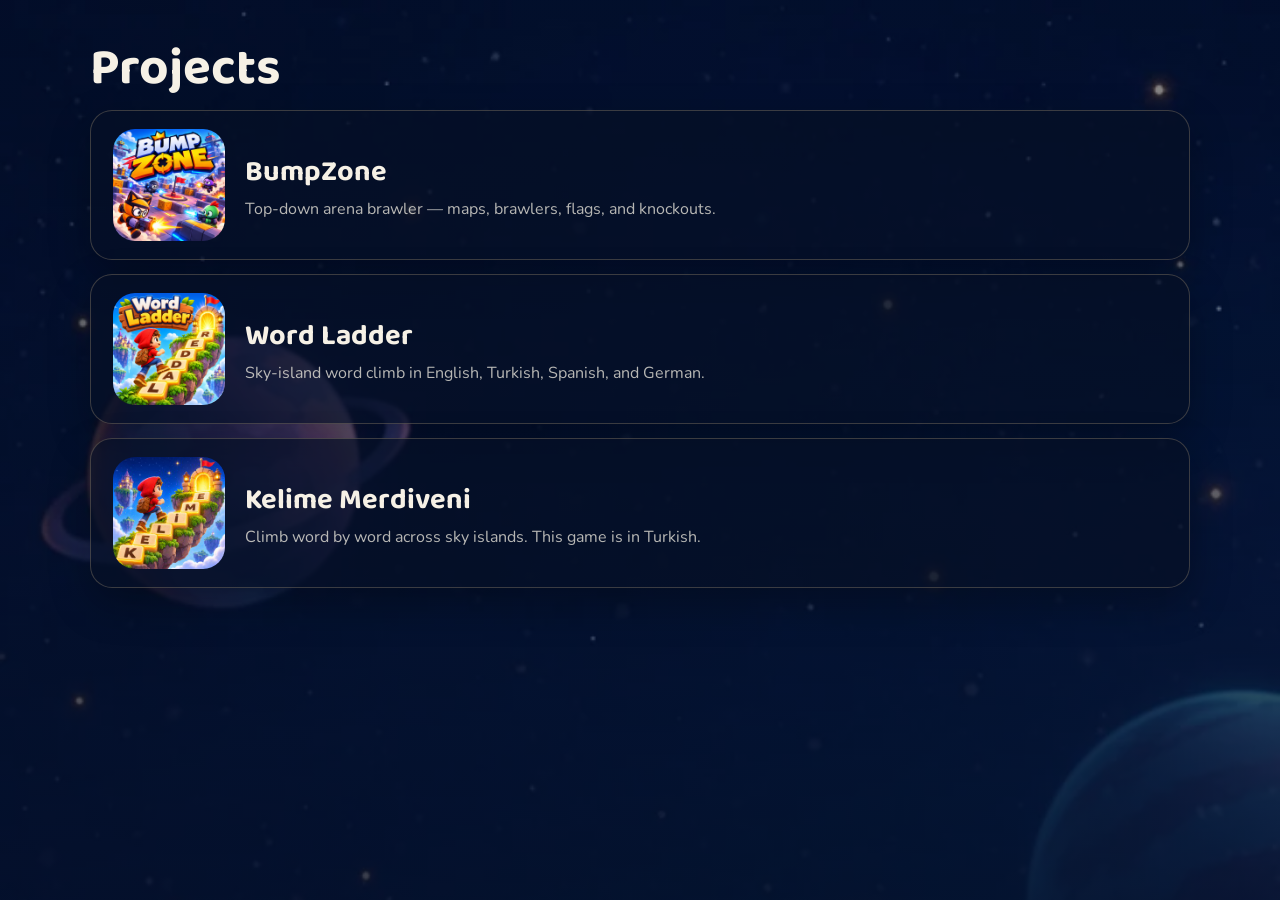
<file: index.html>
<!DOCTYPE html>
<html lang="en">
  <head>
    <meta charset="utf-8" />
    <meta name="viewport" content="width=device-width, initial-scale=1" />
    <title>Projects</title>
    <meta name="description" content="Short introductions to each project." />
    <link rel="icon" href="kelime-merdiveni/assets/favicon.png" />
    <link rel="preconnect" href="https://fonts.googleapis.com" />
    <link rel="preconnect" href="https://fonts.gstatic.com" crossorigin />
    <link
      href="https://fonts.googleapis.com/css2?family=Baloo+2:wght@600;700;800&family=Nunito:wght@500;700;800&display=swap"
      rel="stylesheet"
    />
    <link rel="stylesheet" href="home.css" />
  </head>
  <body>
    <main class="wrap">
      <h1>Projects</h1>
      <div class="list">
        <a class="card" href="bumpzone/">
          <img src="bumpzone/assets/icon.png" alt="" />
          <div>
            <h2>BumpZone</h2>
            <p>Top-down arena brawler — maps, brawlers, flags, and knockouts.</p>
          </div>
        </a>
        <a class="card" href="word-ladder/">
          <img src="word-ladder/assets/icon.png" alt="" />
          <div>
            <h2>Word Ladder</h2>
            <p>Sky-island word climb in English, Turkish, Spanish, and German.</p>
          </div>
        </a>
        <a class="card" href="kelime-merdiveni/">
          <img src="kelime-merdiveni/assets/icon.jpg" alt="" />
          <div>
            <h2>Kelime Merdiveni</h2>
            <p>Climb word by word across sky islands. This game is in Turkish.</p>
          </div>
        </a>
      </div>
    </main>
  </body>
</html>
</file>
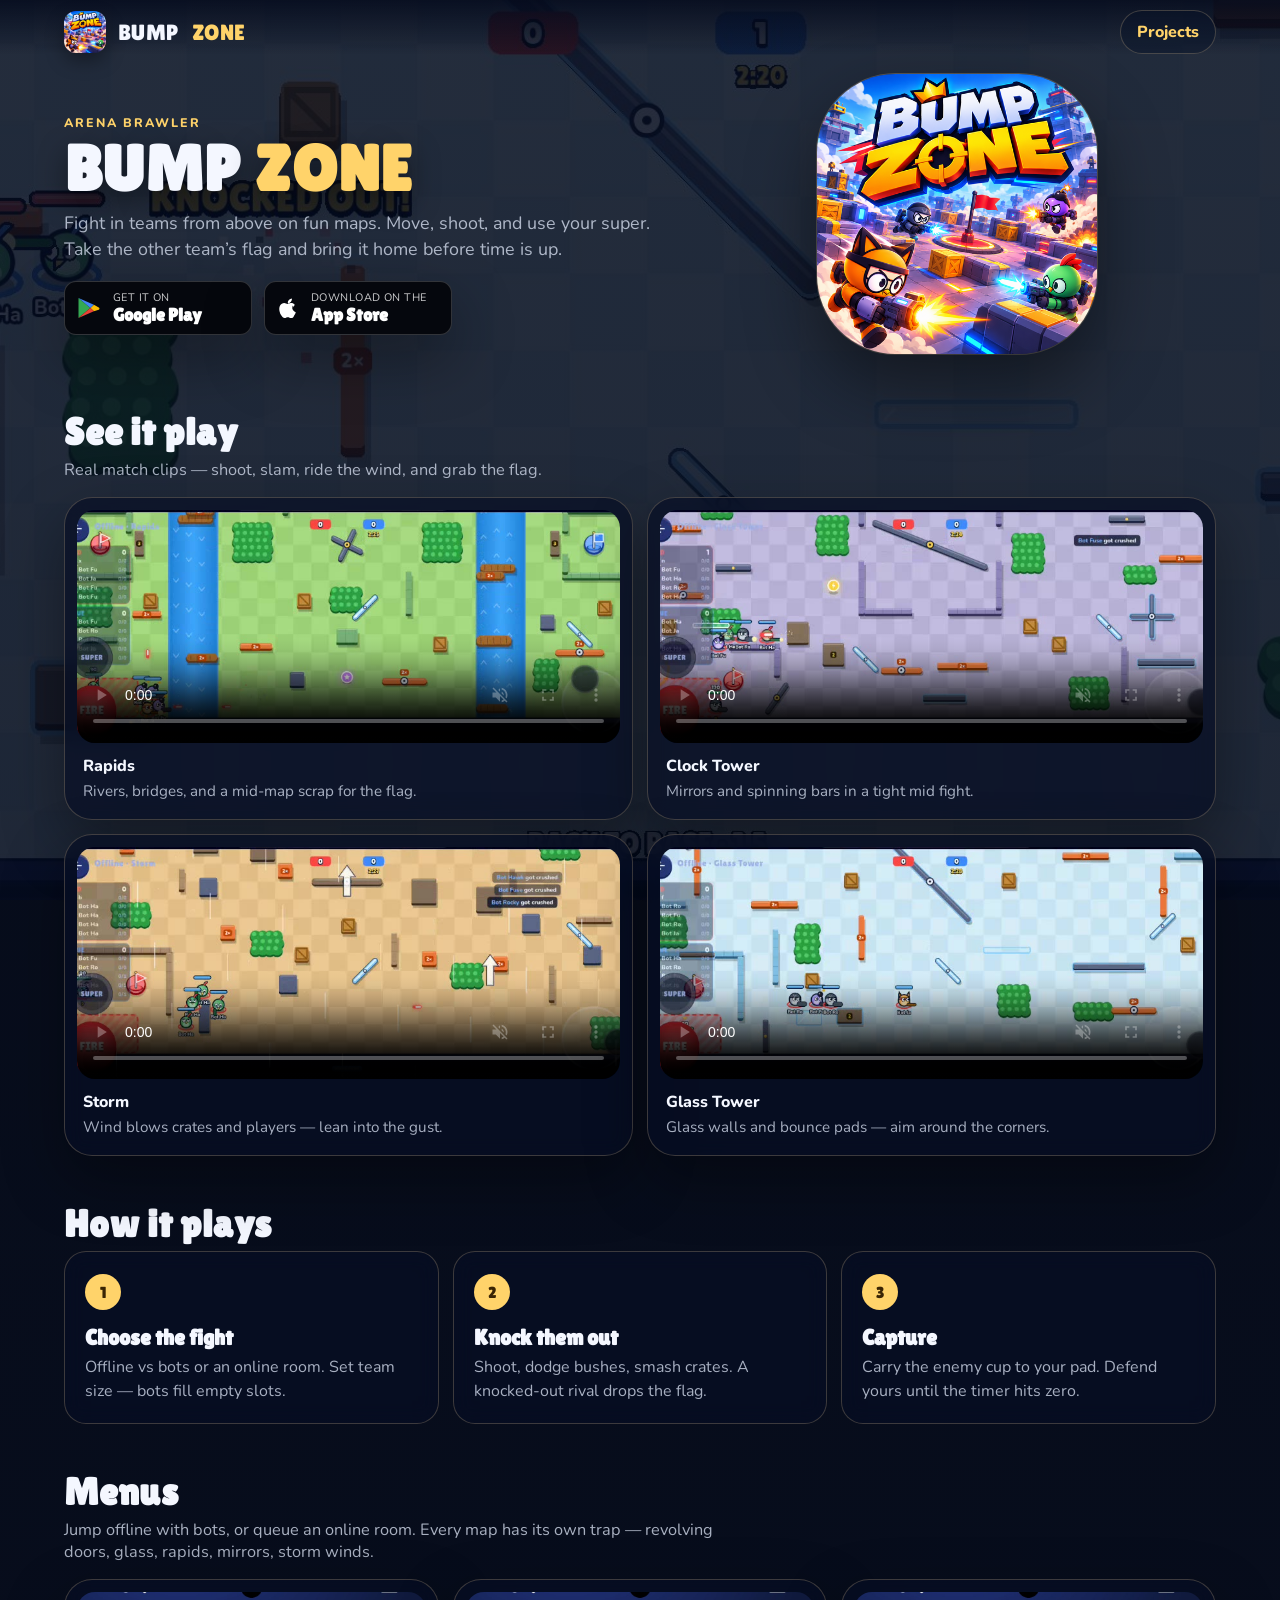
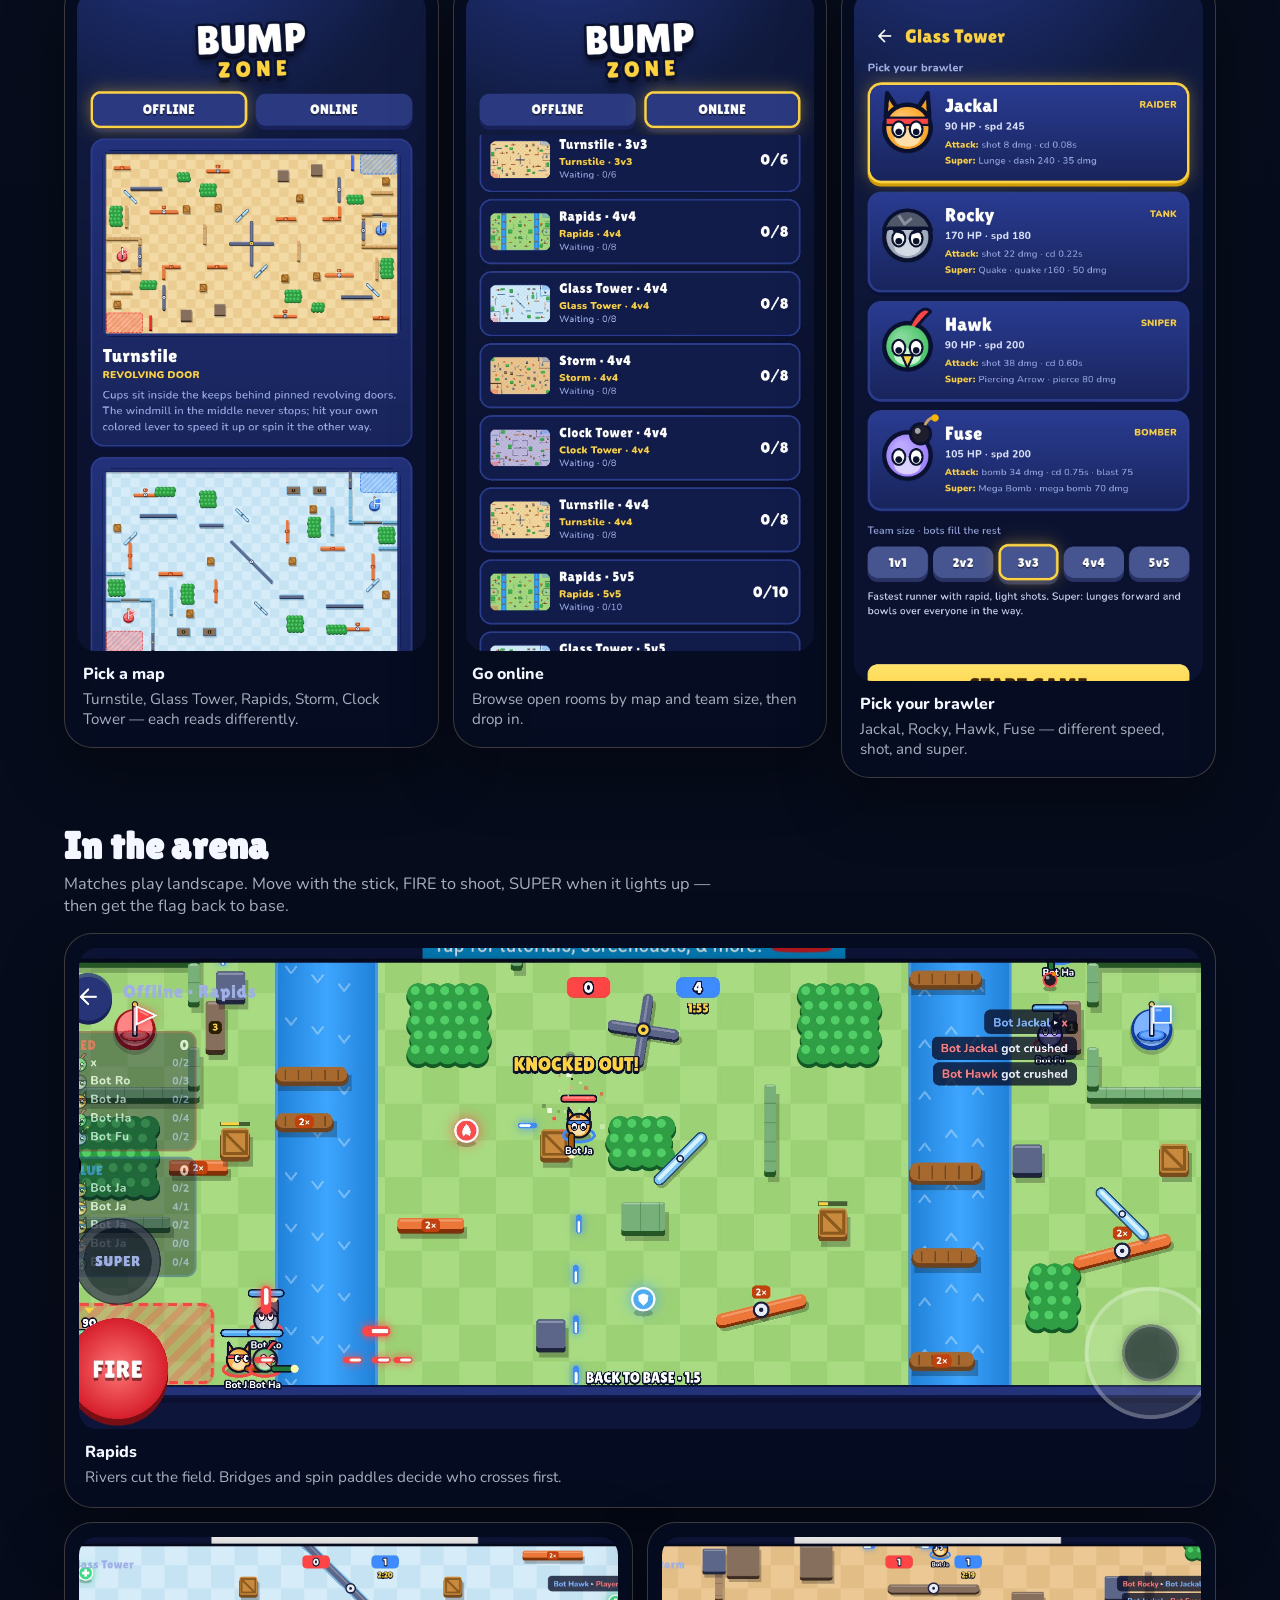
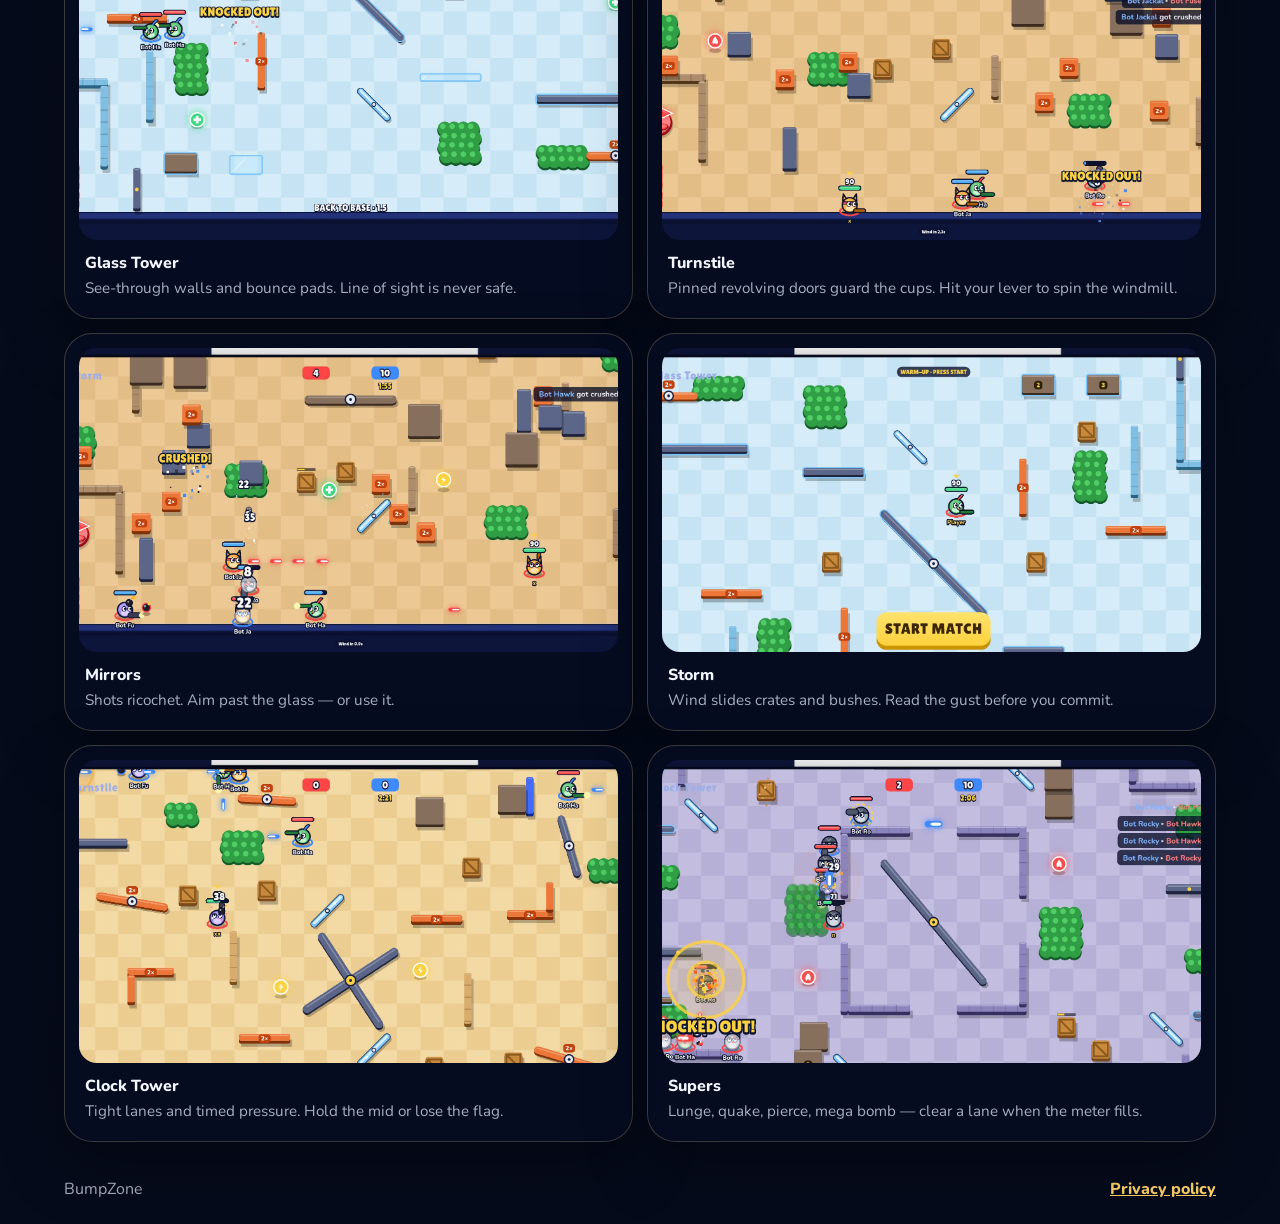
<file: bumpzone/index.html>
<!DOCTYPE html>
<html lang="en">
  <head>
    <meta charset="utf-8" />
    <meta name="viewport" content="width=device-width, initial-scale=1" />
    <title>BumpZone</title>
    <meta
      name="description"
      content="Top-down arena brawler. Pick a map, pick a brawler, knock out the other team and capture the flag."
    />
    <link rel="icon" href="assets/favicon.png" />
    <link rel="preconnect" href="https://fonts.googleapis.com" />
    <link rel="preconnect" href="https://fonts.gstatic.com" crossorigin />
    <link
      href="https://fonts.googleapis.com/css2?family=Lilita+One&family=Nunito:wght@500;700;800&display=swap"
      rel="stylesheet"
    />
    <link rel="stylesheet" href="site.css" />
  </head>
  <body>
    <header class="nav">
      <a class="brand" href="./">
        <img src="assets/icon.png" alt="" />
        BUMP <span class="zone">ZONE</span>
      </a>
      <a class="nav-link" href="../">Projects</a>
    </header>

    <main>
      <section class="hero">
        <div>
          <p class="kicker">Arena brawler</p>
          <h1>BUMP <span class="zone">ZONE</span></h1>
          <p class="lede">
            Fight in teams from above on fun maps. Move, shoot, and use your super.
            Take the other team’s flag and bring it home before time is up.
          </p>
          <div class="stores">
            <a
              class="store"
              href="https://play.google.com/store/apps/details?id=com.bumpzone.bumpzone"
            >
              <svg width="28" height="28" viewBox="0 0 24 24" aria-hidden="true">
                <path fill="#34a853" d="M3 20.5 13.2 12 3 3.5z" />
                <path fill="#fbbc04" d="M16.2 14.8 13.2 12 16.2 9.2 20.4 11.5c.8.4.8 1.6 0 2z" />
                <path fill="#ea4335" d="M3 20.5 16.2 14.8 13.2 12z" />
                <path fill="#4285f4" d="M3 3.5 13.2 12 16.2 9.2z" />
              </svg>
              <span>
                <small>GET IT ON</small>
                <strong>Google Play</strong>
              </span>
            </a>
            <a class="store" href="https://apps.apple.com/">
              <svg width="26" height="26" viewBox="0 0 24 24" aria-hidden="true">
                <path
                  fill="white"
                  d="M16.4 12.7c0-2.3 1.9-3.4 2-3.5-1.1-1.6-2.8-1.8-3.4-1.8-1.4-.2-2.8.8-3.5.8s-1.8-.8-3-.8c-1.5 0-3 .9-3.8 2.3-1.6 2.8-.4 7 1.2 9.3.8 1.1 1.7 2.3 2.9 2.3 1.2 0 1.6-.7 3-.7s1.8.7 3 .7 2-.1 2.9-2.3c.7-1 1.2-2 1.5-3.1-3.9-1.5-3.8-5.4-2.8-6.2zM14.7 6.2c.6-.8 1.1-1.9.9-3-1 .1-2.1.7-2.8 1.5-.6.7-1.2 1.8-.9 2.9 1.1.1 2.1-.5 2.8-1.4z"
                />
              </svg>
              <span>
                <small>DOWNLOAD ON THE</small>
                <strong>App Store</strong>
              </span>
            </a>
          </div>
        </div>
        <div class="hero-art">
          <img class="icon-float" src="assets/icon.png" alt="BumpZone" />
        </div>
      </section>

      <section class="section" id="play">
        <h2>See it play</h2>
        <p class="intro">
          Real match clips — shoot, slam, ride the wind, and grab the flag.
        </p>
        <div class="clips">
          <figure class="clip">
            <video
              controls
              muted
              autoplay
              loop
              playsinline
              preload="auto"
              poster="assets/clips/clip-02-poster.jpg"
            >
              <source src="assets/clips/clip-02.mp4" type="video/mp4" />
            </video>
            <figcaption>Rapids</figcaption>
            <p>Rivers, bridges, and a mid-map scrap for the flag.</p>
          </figure>
          <figure class="clip">
            <video
              controls
              muted
              autoplay
              loop
              playsinline
              preload="auto"
              poster="assets/clips/clip-01-poster.jpg"
            >
              <source src="assets/clips/clip-01.mp4" type="video/mp4" />
            </video>
            <figcaption>Clock Tower</figcaption>
            <p>Mirrors and spinning bars in a tight mid fight.</p>
          </figure>
          <figure class="clip">
            <video
              controls
              muted
              autoplay
              loop
              playsinline
              preload="auto"
              poster="assets/clips/clip-03-poster.jpg"
            >
              <source src="assets/clips/clip-03.mp4" type="video/mp4" />
            </video>
            <figcaption>Storm</figcaption>
            <p>Wind blows crates and players — lean into the gust.</p>
          </figure>
          <figure class="clip">
            <video
              controls
              muted
              autoplay
              loop
              playsinline
              preload="auto"
              poster="assets/clips/clip-04-poster.jpg"
            >
              <source src="assets/clips/clip-04.mp4" type="video/mp4" />
            </video>
            <figcaption>Glass Tower</figcaption>
            <p>Glass walls and bounce pads — aim around the corners.</p>
          </figure>
        </div>
      </section>

      <section class="section">
        <h2>How it plays</h2>
        <div class="steps">
          <article class="step">
            <span>1</span>
            <h3>Choose the fight</h3>
            <p>Offline vs bots or an online room. Set team size — bots fill empty slots.</p>
          </article>
          <article class="step">
            <span>2</span>
            <h3>Knock them out</h3>
            <p>Shoot, dodge bushes, smash crates. A knocked-out rival drops the flag.</p>
          </article>
          <article class="step">
            <span>3</span>
            <h3>Capture</h3>
            <p>Carry the enemy cup to your pad. Defend yours until the timer hits zero.</p>
          </article>
        </div>
      </section>

      <section class="section">
        <h2>Menus</h2>
        <p class="intro">
          Jump offline with bots, or queue an online room. Every map has its own
          trap — revolving doors, glass, rapids, mirrors, storm winds.
        </p>
        <div class="shots-portrait">
          <figure class="shot">
            <img src="assets/shot-maps.jpg" alt="Offline map picker" />
            <figcaption>Pick a map</figcaption>
            <p>Turnstile, Glass Tower, Rapids, Storm, Clock Tower — each reads differently.</p>
          </figure>
          <figure class="shot">
            <img src="assets/shot-online.jpg" alt="Online lobby list" />
            <figcaption>Go online</figcaption>
            <p>Browse open rooms by map and team size, then drop in.</p>
          </figure>
          <figure class="shot">
            <img src="assets/shot-brawlers.jpg" alt="Brawler select screen" />
            <figcaption>Pick your brawler</figcaption>
            <p>Jackal, Rocky, Hawk, Fuse — different speed, shot, and super.</p>
          </figure>
        </div>
      </section>

      <section class="section">
        <h2>In the arena</h2>
        <p class="intro">
          Matches play landscape. Move with the stick, FIRE to shoot, SUPER when
          it lights up — then get the flag back to base.
        </p>
        <div class="shots-landscape">
          <figure class="shot landscape">
            <img src="assets/play-rapids-fight.jpg" alt="Fight on Rapids map" />
            <figcaption>Rapids</figcaption>
            <p>Rivers cut the field. Bridges and spin paddles decide who crosses first.</p>
          </figure>
        </div>
        <div class="landscape-grid" style="margin-top: 14px">
          <figure class="shot landscape">
            <img src="assets/play-glass-tower.jpg" alt="Glass Tower arena" />
            <figcaption>Glass Tower</figcaption>
            <p>See-through walls and bounce pads. Line of sight is never safe.</p>
          </figure>
          <figure class="shot landscape">
            <img src="assets/play-turnstile.jpg" alt="Turnstile arena" />
            <figcaption>Turnstile</figcaption>
            <p>Pinned revolving doors guard the cups. Hit your lever to spin the windmill.</p>
          </figure>
          <figure class="shot landscape">
            <img src="assets/play-mirrors.jpg" alt="Mirrors reflecting shots" />
            <figcaption>Mirrors</figcaption>
            <p>Shots ricochet. Aim past the glass — or use it.</p>
          </figure>
          <figure class="shot landscape">
            <img src="assets/play-storm.jpg" alt="Storm map with wind" />
            <figcaption>Storm</figcaption>
            <p>Wind slides crates and bushes. Read the gust before you commit.</p>
          </figure>
          <figure class="shot landscape">
            <img src="assets/play-clock.jpg" alt="Clock Tower arena" />
            <figcaption>Clock Tower</figcaption>
            <p>Tight lanes and timed pressure. Hold the mid or lose the flag.</p>
          </figure>
          <figure class="shot landscape">
            <img src="assets/play-slam.jpg" alt="Super slam knock out" />
            <figcaption>Supers</figcaption>
            <p>Lunge, quake, pierce, mega bomb — clear a lane when the meter fills.</p>
          </figure>
        </div>
      </section>

    </main>

    <footer class="footer">
      <span>BumpZone</span>
      <a href="../privacy.html">Privacy policy</a>
    </footer>
  </body>
</html>
</file>
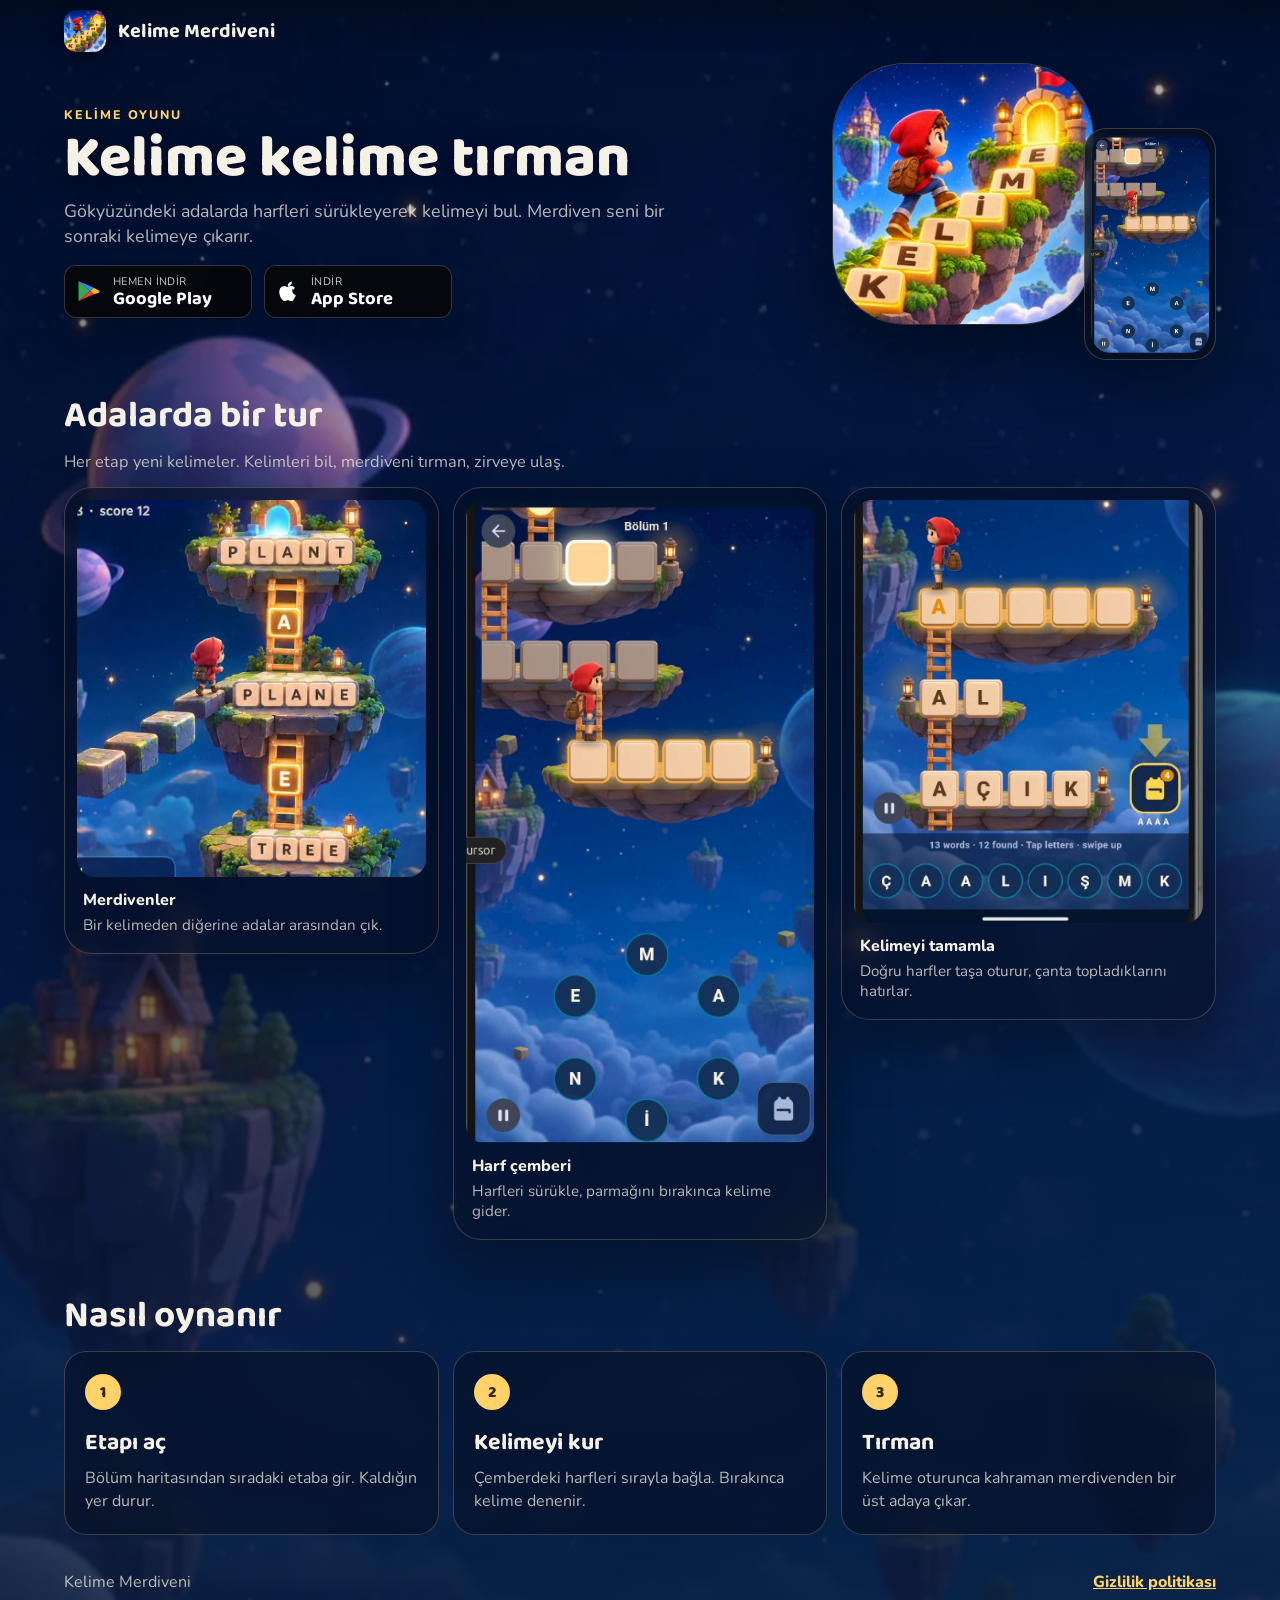
<file: kelime-merdiveni/index.html>
<!DOCTYPE html>
<html lang="tr">
  <head>
    <meta charset="utf-8" />
    <meta name="viewport" content="width=device-width, initial-scale=1" />
    <title>Kelime Merdiveni</title>
    <meta
      name="description"
      content="Gökyüzündeki adalarda kelime kelime tırman. Harfleri sürükle, kelimeyi bul, bir sonraki adaya geç."
    />
    <link rel="icon" href="assets/favicon.png" />
    <link rel="preconnect" href="https://fonts.googleapis.com" />
    <link rel="preconnect" href="https://fonts.gstatic.com" crossorigin />
    <link
      href="https://fonts.googleapis.com/css2?family=Baloo+2:wght@600;700;800&family=Nunito:wght@500;700;800&display=swap"
      rel="stylesheet"
    />
    <link rel="stylesheet" href="site.css" />
  </head>
  <body>
    <header class="nav">
      <a class="brand" href="./">
        <img src="assets/icon.jpg" alt="" />
        Kelime Merdiveni
      </a>
    </header>

    <main>
      <section class="hero">
        <div>
          <p class="kicker">Kelime oyunu</p>
          <h1>Kelime kelime tırman</h1>
          <p class="lede">
            Gökyüzündeki adalarda harfleri sürükleyerek kelimeyi bul.
            Merdiven seni bir sonraki kelimeye çıkarır.
          </p>
          <div class="stores">
            <a
              class="store"
              href="https://play.google.com/store/apps/details?id=com.games.wordladder_tr"
            >
              <svg width="28" height="28" viewBox="0 0 24 24" aria-hidden="true">
                <path fill="#34a853" d="M3 20.5 13.2 12 3 3.5z" />
                <path fill="#fbbc04" d="M16.2 14.8 13.2 12 16.2 9.2 20.4 11.5c.8.4.8 1.6 0 2z" />
                <path fill="#ea4335" d="M3 20.5 16.2 14.8 13.2 12z" />
                <path fill="#4285f4" d="M3 3.5 13.2 12 16.2 9.2z" />
              </svg>
              <span>
                <small>HEMEN İNDİR</small>
                <strong>Google Play</strong>
              </span>
            </a>
            <a class="store" href="https://apps.apple.com/">
              <svg width="26" height="26" viewBox="0 0 24 24" aria-hidden="true">
                <path
                  fill="white"
                  d="M16.4 12.7c0-2.3 1.9-3.4 2-3.5-1.1-1.6-2.8-1.8-3.4-1.8-1.4-.2-2.8.8-3.5.8s-1.8-.8-3-.8c-1.5 0-3 .9-3.8 2.3-1.6 2.8-.4 7 1.2 9.3.8 1.1 1.7 2.3 2.9 2.3 1.2 0 1.6-.7 3-.7s1.8.7 3 .7 2-.1 2.9-2.3c.7-1 1.2-2 1.5-3.1-3.9-1.5-3.8-5.4-2.8-6.2zM14.7 6.2c.6-.8 1.1-1.9.9-3-1 .1-2.1.7-2.8 1.5-.6.7-1.2 1.8-.9 2.9 1.1.1 2.1-.5 2.8-1.4z"
                />
              </svg>
              <span>
                <small>İNDİR</small>
                <strong>App Store</strong>
              </span>
            </a>
          </div>
        </div>
        <div class="hero-art">
          <img class="icon-float" src="assets/icon.jpg" alt="Kelime Merdiveni" />
          <div class="phone">
            <img src="assets/shot-play.jpg" alt="Oyunda adalar ve harf çemberi" />
          </div>
        </div>
      </section>

      <section class="section" id="kareler">
        <h2>Adalarda bir tur</h2>
        <p class="intro">
          Her etap yeni kelimeler. Kelimleri bil, merdiveni tırman, zirveye ulaş.
        </p>
        <div class="shots">
          <figure class="shot">
            <img src="assets/shot-ladder.jpg" alt="Üst üste adalar ve merdivenler" />
            <figcaption>Merdivenler</figcaption>
            <p>Bir kelimeden diğerine adalar arasından çık.</p>
          </figure>
          <figure class="shot feature">
            <img src="assets/shot-play.jpg" alt="Türkçe etap ve harf çemberi" />
            <figcaption>Harf çemberi</figcaption>
            <p>Harfleri sürükle, parmağını bırakınca kelime gider.</p>
          </figure>
          <figure class="shot">
            <img src="assets/shot-letters.jpg" alt="Bulunan kelimeler ve sırt çantası" />
            <figcaption>Kelimeyi tamamla</figcaption>
            <p>Doğru harfler taşa oturur, çanta topladıklarını hatırlar.</p>
          </figure>
        </div>
      </section>

      <section class="section">
        <h2>Nasıl oynanır</h2>
        <div class="steps">
          <article class="step">
            <span>1</span>
            <h3>Etapı aç</h3>
            <p>Bölüm haritasından sıradaki etaba gir. Kaldığın yer durur.</p>
          </article>
          <article class="step">
            <span>2</span>
            <h3>Kelimeyi kur</h3>
            <p>Çemberdeki harfleri sırayla bağla. Bırakınca kelime denenir.</p>
          </article>
          <article class="step">
            <span>3</span>
            <h3>Tırman</h3>
            <p>Kelime oturunca kahraman merdivenden bir üst adaya çıkar.</p>
          </article>
        </div>
      </section>
    </main>

    <footer class="footer">
      <span>Kelime Merdiveni</span>
      <a href="../privacy.html">Gizlilik politikası</a>
    </footer>
  </body>
</html>
</file>
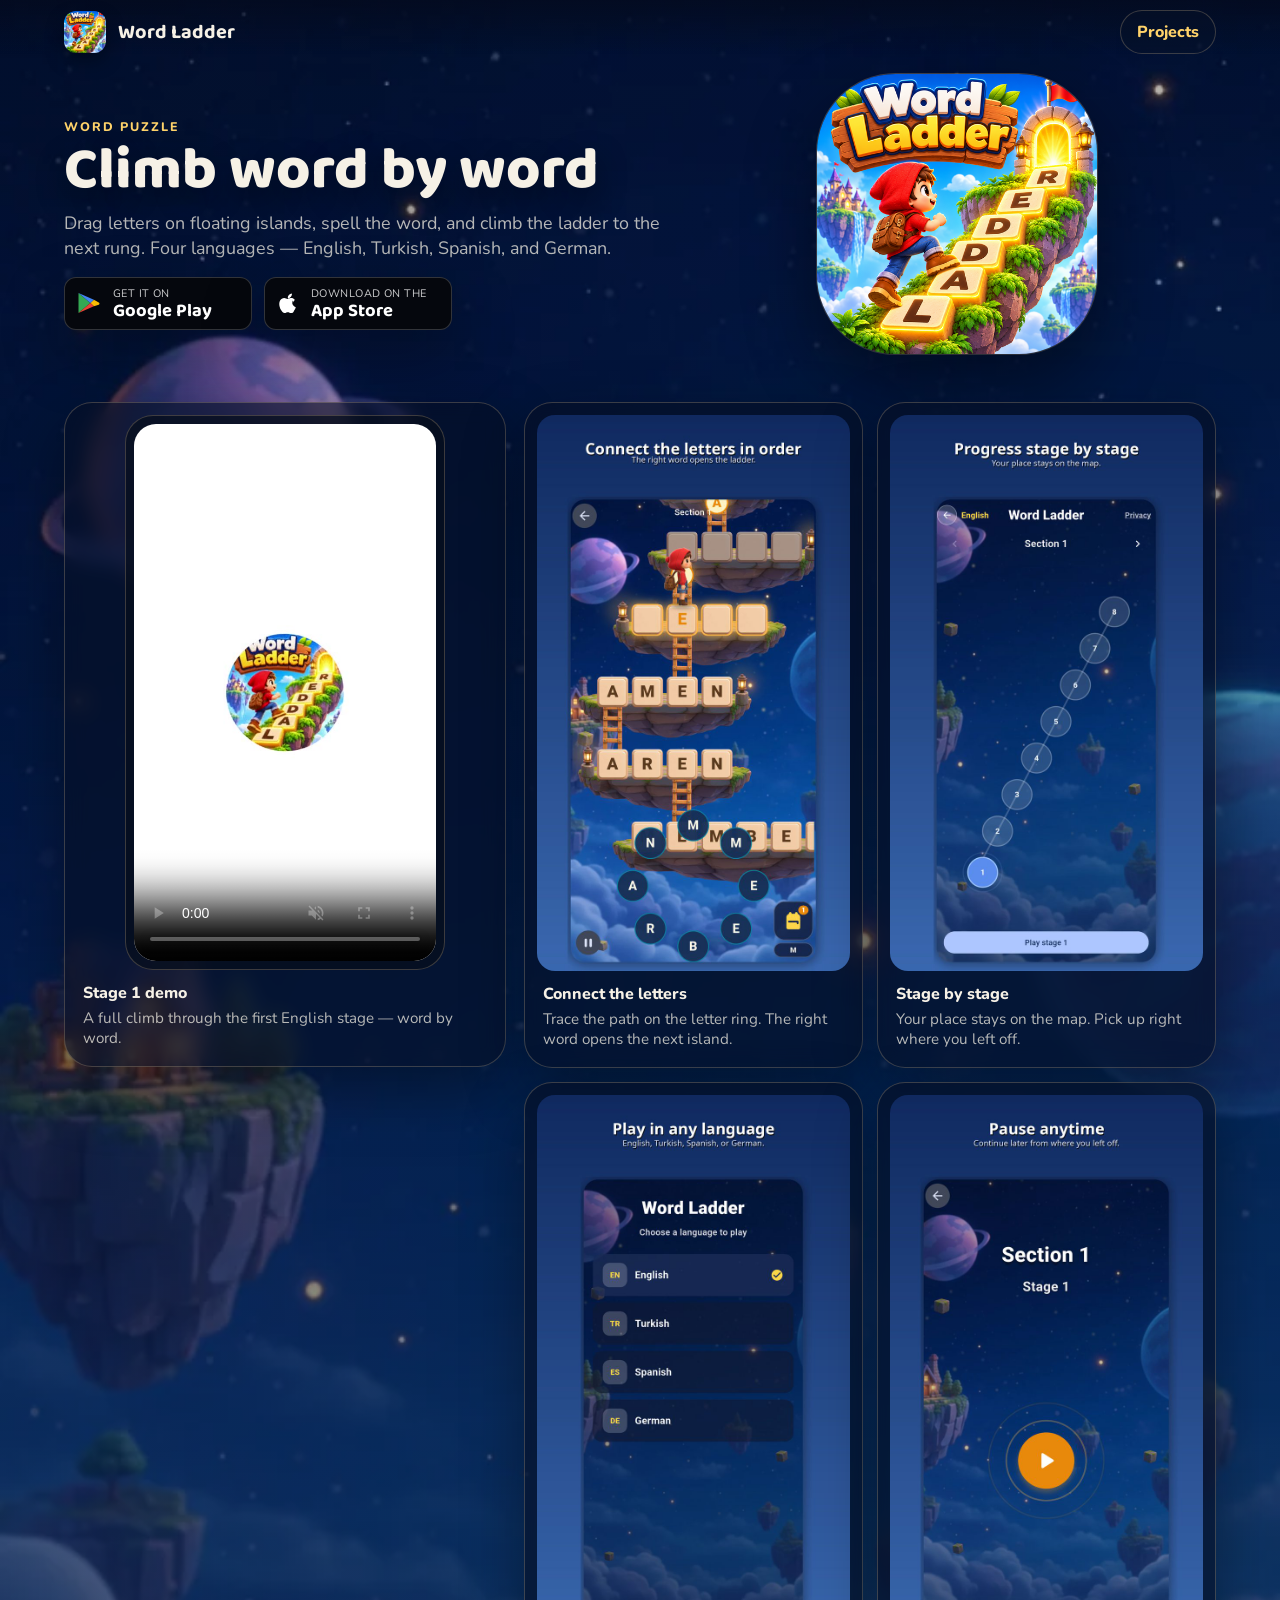
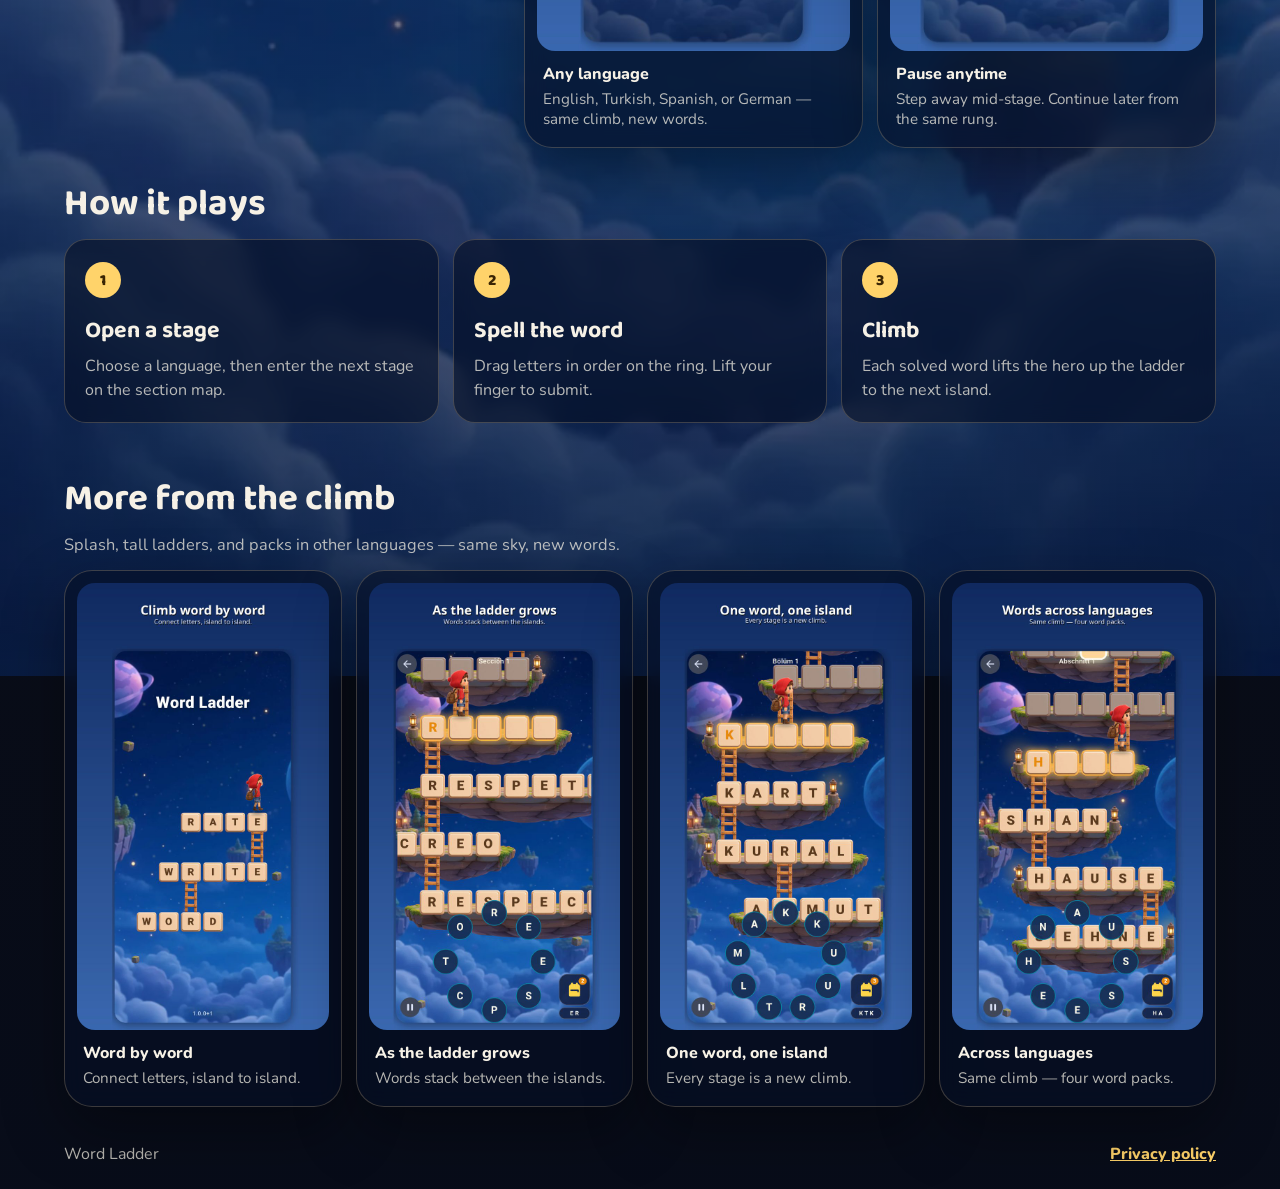
<file: word-ladder/index.html>
<!DOCTYPE html>
<html lang="en">
  <head>
    <meta charset="utf-8" />
    <meta name="viewport" content="width=device-width, initial-scale=1" />
    <title>Word Ladder</title>
    <meta
      name="description"
      content="Climb word by word across sky islands. Connect letters, open the ladder, play in English, Turkish, Spanish, or German."
    />
    <link rel="icon" href="assets/favicon.png" />
    <link rel="preconnect" href="https://fonts.googleapis.com" />
    <link rel="preconnect" href="https://fonts.gstatic.com" crossorigin />
    <link
      href="https://fonts.googleapis.com/css2?family=Baloo+2:wght@600;700;800&family=Nunito:wght@500;700;800&display=swap"
      rel="stylesheet"
    />
    <link rel="stylesheet" href="site.css" />
  </head>
  <body>
    <header class="nav">
      <a class="brand" href="./">
        <img src="assets/icon.png" alt="" />
        Word Ladder
      </a>
      <a class="nav-link" href="../">Projects</a>
    </header>

    <main>
      <section class="hero">
        <div>
          <p class="kicker">Word puzzle</p>
          <h1>Climb word by word</h1>
          <p class="lede">
            Drag letters on floating islands, spell the word, and climb the
            ladder to the next rung. Four languages — English, Turkish, Spanish,
            and German.
          </p>
          <div class="stores">
            <a
              class="store"
              href="https://play.google.com/store/apps/details?id=com.breakchains.game.wordladder"
            >
              <svg width="28" height="28" viewBox="0 0 24 24" aria-hidden="true">
                <path fill="#34a853" d="M3 20.5 13.2 12 3 3.5z" />
                <path fill="#fbbc04" d="M16.2 14.8 13.2 12 16.2 9.2 20.4 11.5c.8.4.8 1.6 0 2z" />
                <path fill="#ea4335" d="M3 20.5 16.2 14.8 13.2 12z" />
                <path fill="#4285f4" d="M3 3.5 13.2 12 16.2 9.2z" />
              </svg>
              <span>
                <small>GET IT ON</small>
                <strong>Google Play</strong>
              </span>
            </a>
            <a class="store" href="https://apps.apple.com/">
              <svg width="26" height="26" viewBox="0 0 24 24" aria-hidden="true">
                <path
                  fill="white"
                  d="M16.4 12.7c0-2.3 1.9-3.4 2-3.5-1.1-1.6-2.8-1.8-3.4-1.8-1.4-.2-2.8.8-3.5.8s-1.8-.8-3-.8c-1.5 0-3 .9-3.8 2.3-1.6 2.8-.4 7 1.2 9.3.8 1.1 1.7 2.3 2.9 2.3 1.2 0 1.6-.7 3-.7s1.8.7 3 .7 2-.1 2.9-2.3c.7-1 1.2-2 1.5-3.1-3.9-1.5-3.8-5.4-2.8-6.2zM14.7 6.2c.6-.8 1.1-1.9.9-3-1 .1-2.1.7-2.8 1.5-.6.7-1.2 1.8-.9 2.9 1.1.1 2.1-.5 2.8-1.4z"
                />
              </svg>
              <span>
                <small>DOWNLOAD ON THE</small>
                <strong>App Store</strong>
              </span>
            </a>
          </div>
        </div>
        <div class="hero-art">
          <img class="icon-float" src="assets/icon.png" alt="Word Ladder" />
        </div>
      </section>

      <section class="media-split" id="play">
        <figure class="demo">
          <div class="phone">
            <video
              controls
              muted
              autoplay
              loop
              playsinline
              preload="metadata"
              poster="assets/clips/stage1-demo-poster.jpg"
            >
              <source src="assets/clips/stage1-demo.mp4" type="video/mp4" />
            </video>
          </div>
          <figcaption>Stage 1 demo</figcaption>
          <p>A full climb through the first English stage — word by word.</p>
        </figure>

        <div class="shot-side">
          <figure class="shot">
            <img src="assets/shots/shot-03.jpg" alt="Connecting letters on the ladder" />
            <figcaption>Connect the letters</figcaption>
            <p>Trace the path on the letter ring. The right word opens the next island.</p>
          </figure>
          <figure class="shot">
            <img src="assets/shots/shot-02.jpg" alt="Section map with stages" />
            <figcaption>Stage by stage</figcaption>
            <p>Your place stays on the map. Pick up right where you left off.</p>
          </figure>
          <figure class="shot">
            <img src="assets/shots/shot-04.jpg" alt="Language picker" />
            <figcaption>Any language</figcaption>
            <p>English, Turkish, Spanish, or German — same climb, new words.</p>
          </figure>
          <figure class="shot">
            <img src="assets/shots/shot-07.jpg" alt="Pause cover with play button" />
            <figcaption>Pause anytime</figcaption>
            <p>Step away mid-stage. Continue later from the same rung.</p>
          </figure>
        </div>
      </section>

      <section class="section">
        <h2>How it plays</h2>
        <div class="steps">
          <article class="step">
            <span>1</span>
            <h3>Open a stage</h3>
            <p>Choose a language, then enter the next stage on the section map.</p>
          </article>
          <article class="step">
            <span>2</span>
            <h3>Spell the word</h3>
            <p>Drag letters in order on the ring. Lift your finger to submit.</p>
          </article>
          <article class="step">
            <span>3</span>
            <h3>Climb</h3>
            <p>Each solved word lifts the hero up the ladder to the next island.</p>
          </article>
        </div>
      </section>

      <section class="section" id="shots">
        <h2>More from the climb</h2>
        <p class="intro">
          Splash, tall ladders, and packs in other languages — same sky, new words.
        </p>
        <div class="shots">
          <figure class="shot">
            <img src="assets/shots/shot-01.jpg" alt="Word Ladder splash with WORD WRITE RATE" />
            <figcaption>Word by word</figcaption>
            <p>Connect letters, island to island.</p>
          </figure>
          <figure class="shot">
            <img src="assets/shots/shot-05.jpg" alt="Longer ladder with Spanish words" />
            <figcaption>As the ladder grows</figcaption>
            <p>Words stack between the islands.</p>
          </figure>
          <figure class="shot">
            <img src="assets/shots/shot-06.jpg" alt="Turkish stage gameplay" />
            <figcaption>One word, one island</figcaption>
            <p>Every stage is a new climb.</p>
          </figure>
          <figure class="shot">
            <img src="assets/shots/shot-08.jpg" alt="German stage gameplay" />
            <figcaption>Across languages</figcaption>
            <p>Same climb — four word packs.</p>
          </figure>
        </div>
      </section>
    </main>

    <footer class="footer">
      <span>Word Ladder</span>
      <a href="../privacy.html">Privacy policy</a>
    </footer>
  </body>
</html>
</file>
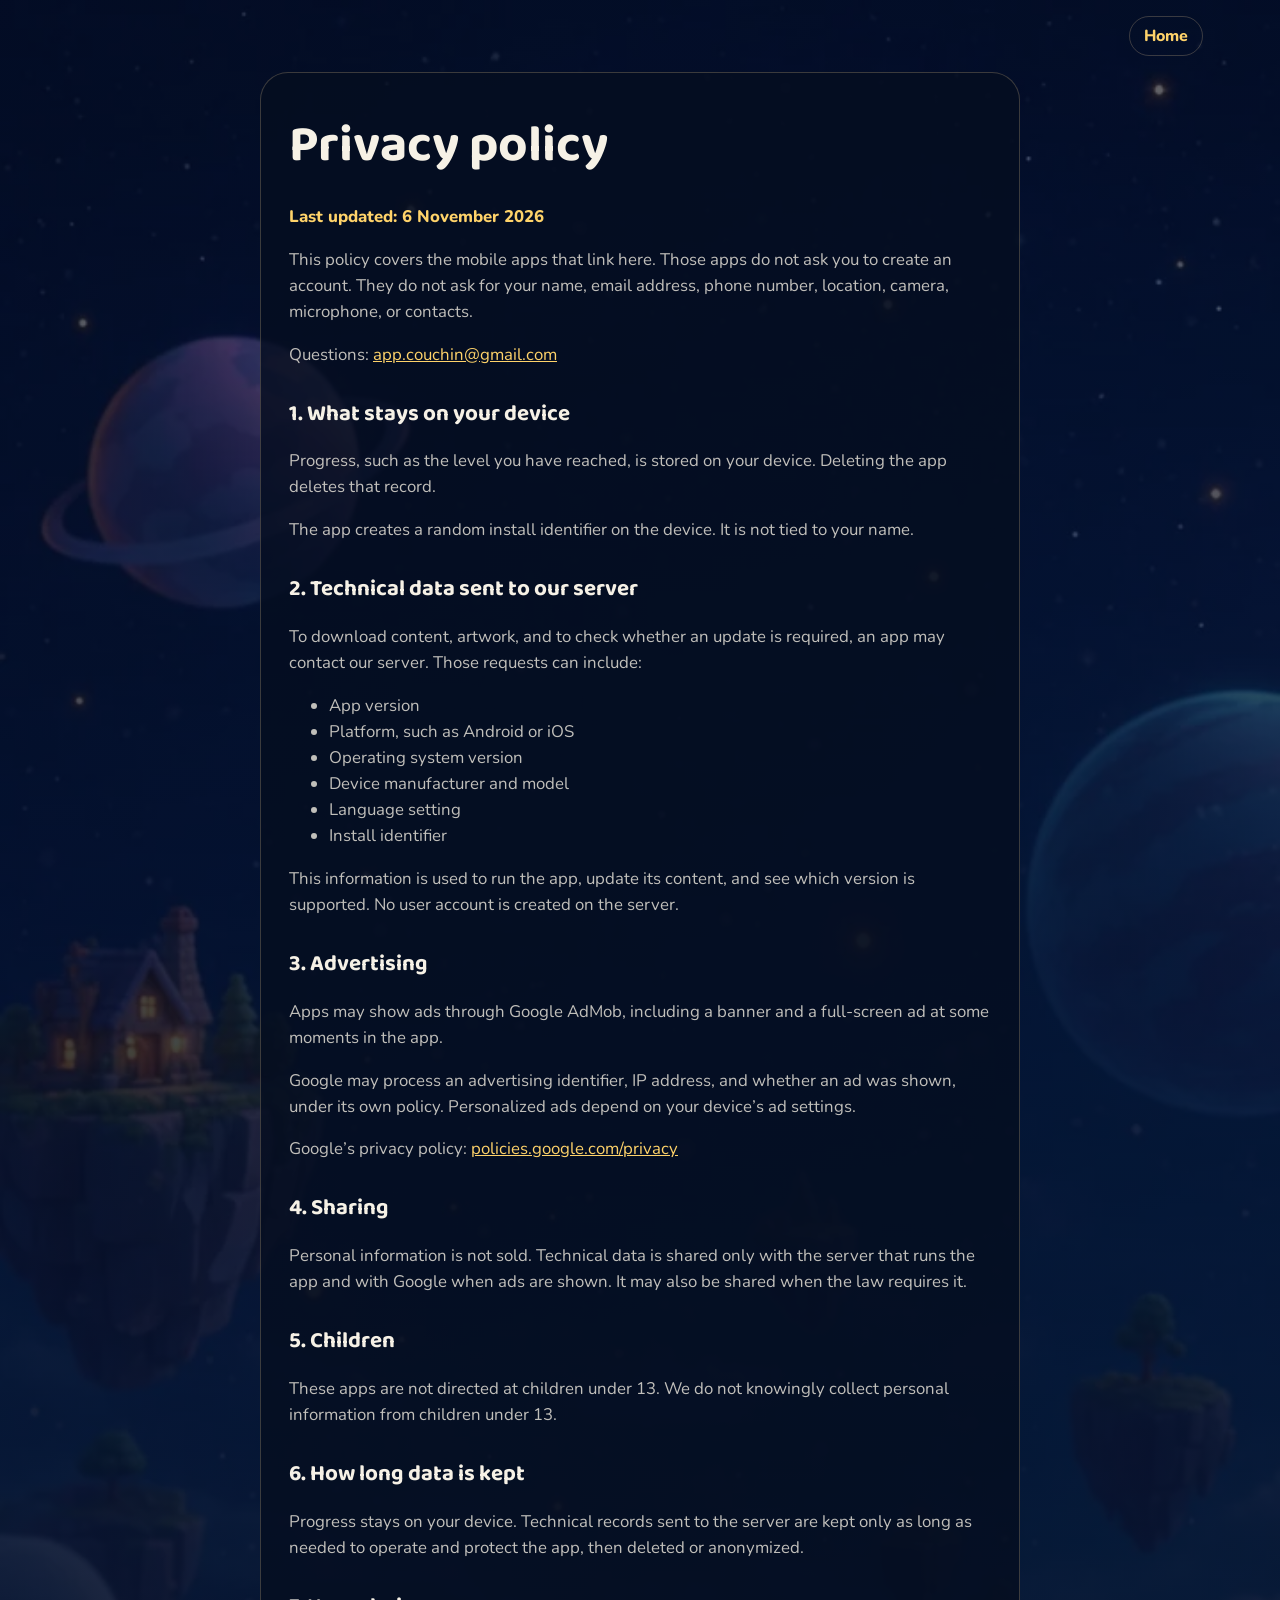
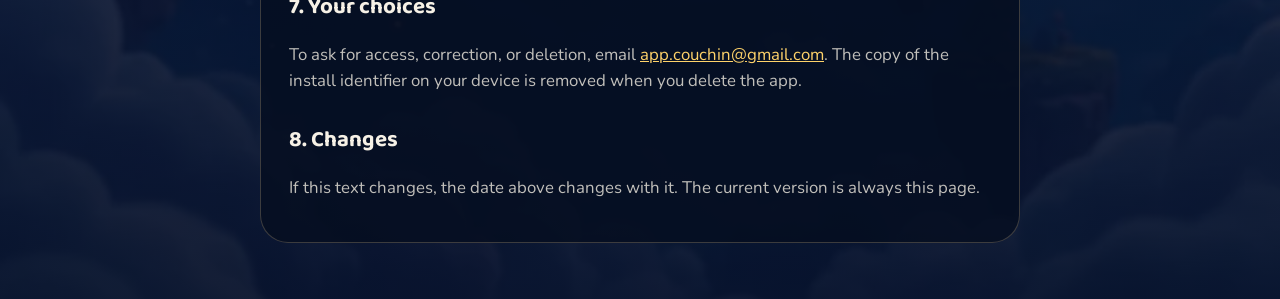
<file: privacy.html>
<!DOCTYPE html>
<html lang="en">
  <head>
    <meta charset="utf-8" />
    <meta name="viewport" content="width=device-width, initial-scale=1" />
    <title>Privacy policy</title>
    <link rel="preconnect" href="https://fonts.googleapis.com" />
    <link rel="preconnect" href="https://fonts.gstatic.com" crossorigin />
    <link
      href="https://fonts.googleapis.com/css2?family=Baloo+2:wght@600;700;800&family=Nunito:wght@500;700;800&display=swap"
      rel="stylesheet"
    />
    <link rel="stylesheet" href="privacy.css" />
  </head>
  <body>
    <header class="nav">
      <a href="./">Home</a>
    </header>
    <article class="sheet">
      <h1>Privacy policy</h1>
      <p class="updated">Last updated: 6 November 2026</p>
      <p>
        This policy covers the mobile apps that link here. Those apps do not
        ask you to create an account. They do not ask for your name, email
        address, phone number, location, camera, microphone, or contacts.
      </p>
      <p>
        Questions:
        <a href="mailto:app.couchin@gmail.com">app.couchin@gmail.com</a>
      </p>

      <h2>1. What stays on your device</h2>
      <p>
        Progress, such as the level you have reached, is stored on your device.
        Deleting the app deletes that record.
      </p>
      <p>
        The app creates a random install identifier on the device. It is not
        tied to your name.
      </p>

      <h2>2. Technical data sent to our server</h2>
      <p>
        To download content, artwork, and to check whether an update is
        required, an app may contact our server. Those requests can include:
      </p>
      <ul>
        <li>App version</li>
        <li>Platform, such as Android or iOS</li>
        <li>Operating system version</li>
        <li>Device manufacturer and model</li>
        <li>Language setting</li>
        <li>Install identifier</li>
      </ul>
      <p>
        This information is used to run the app, update its content, and see
        which version is supported. No user account is created on the server.
      </p>

      <h2>3. Advertising</h2>
      <p>
        Apps may show ads through Google AdMob, including a banner and a
        full-screen ad at some moments in the app.
      </p>
      <p>
        Google may process an advertising identifier, IP address, and whether
        an ad was shown, under its own policy. Personalized ads depend on your
        device’s ad settings.
      </p>
      <p>
        Google’s privacy policy:
        <a href="https://policies.google.com/privacy">policies.google.com/privacy</a>
      </p>

      <h2>4. Sharing</h2>
      <p>
        Personal information is not sold. Technical data is shared only with
        the server that runs the app and with Google when ads are shown. It
        may also be shared when the law requires it.
      </p>

      <h2>5. Children</h2>
      <p>
        These apps are not directed at children under 13. We do not knowingly
        collect personal information from children under 13.
      </p>

      <h2>6. How long data is kept</h2>
      <p>
        Progress stays on your device. Technical records sent to the server are
        kept only as long as needed to operate and protect the app, then
        deleted or anonymized.
      </p>

      <h2>7. Your choices</h2>
      <p>
        To ask for access, correction, or deletion, email
        <a href="mailto:app.couchin@gmail.com">app.couchin@gmail.com</a>.
        The copy of the install identifier on your device is removed when you
        delete the app.
      </p>

      <h2>8. Changes</h2>
      <p>
        If this text changes, the date above changes with it. The current
        version is always this page.
      </p>
    </article>
  </body>
</html>
</file>
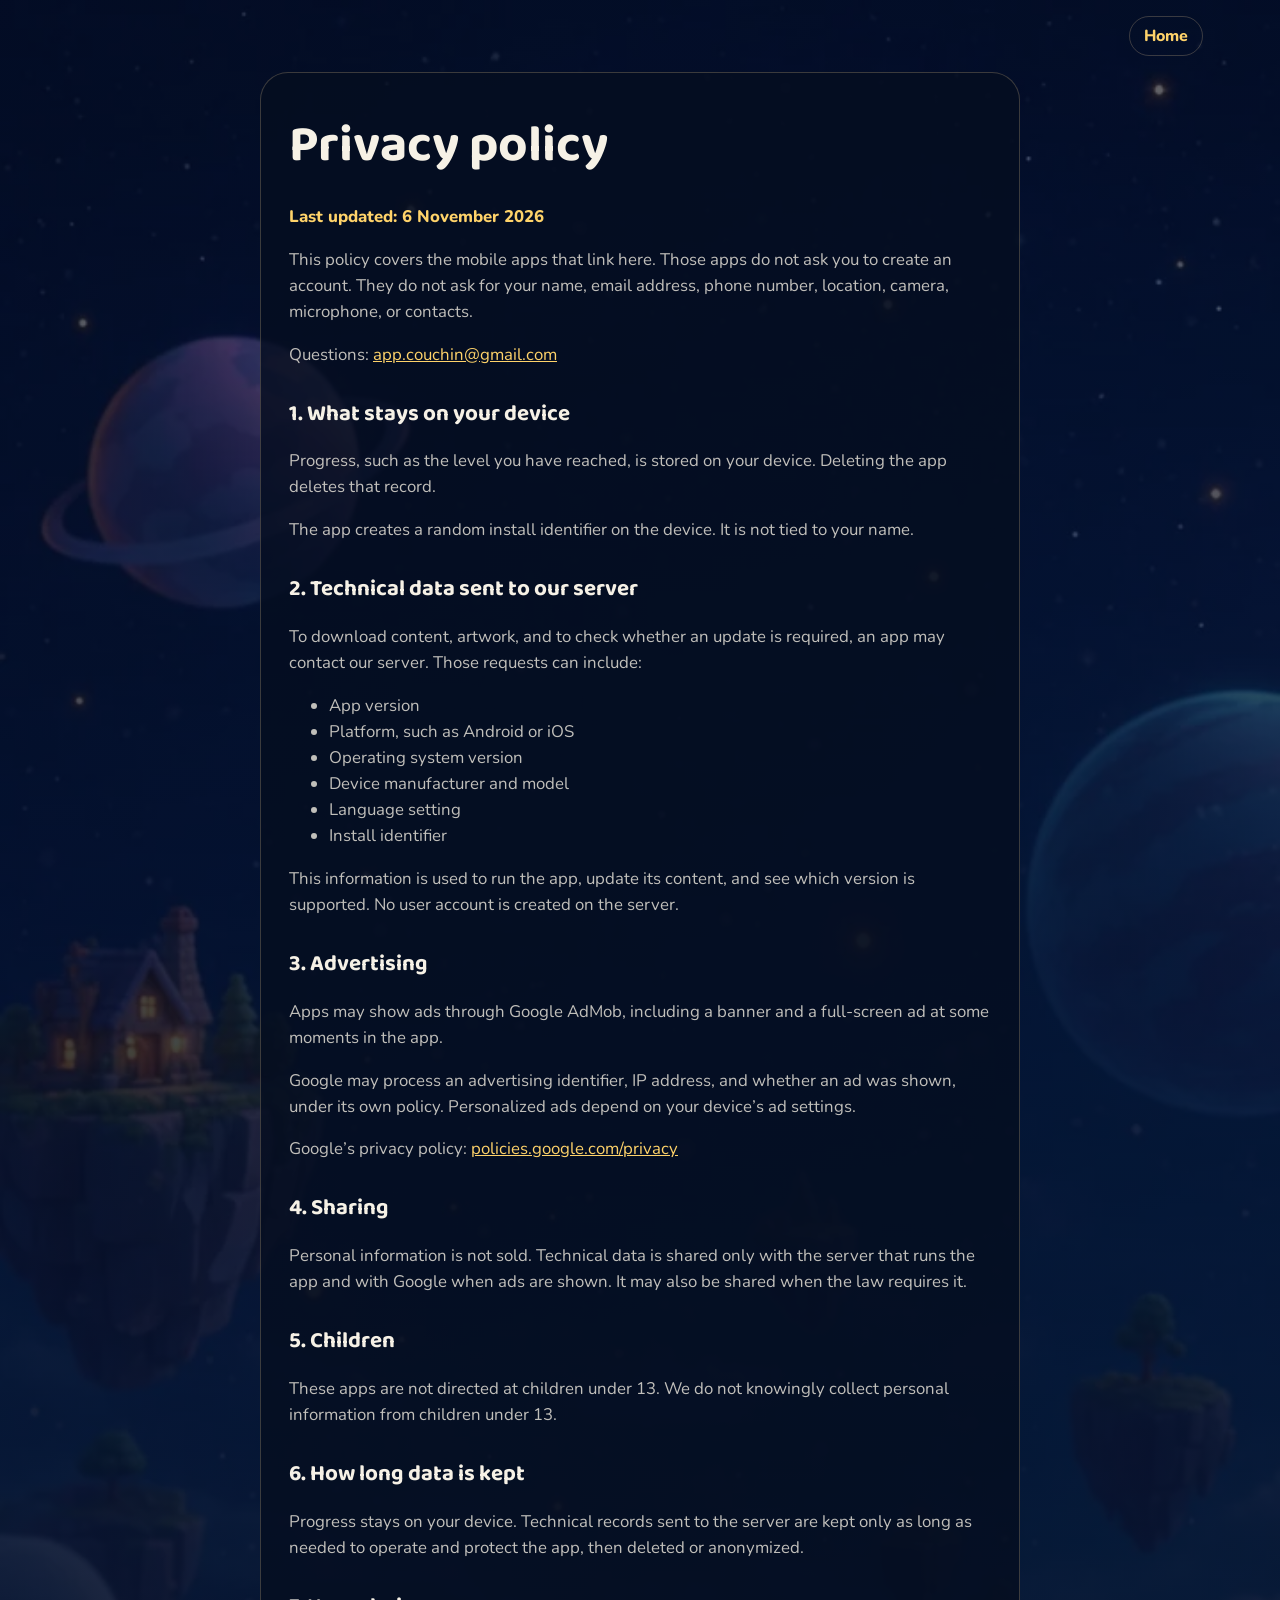
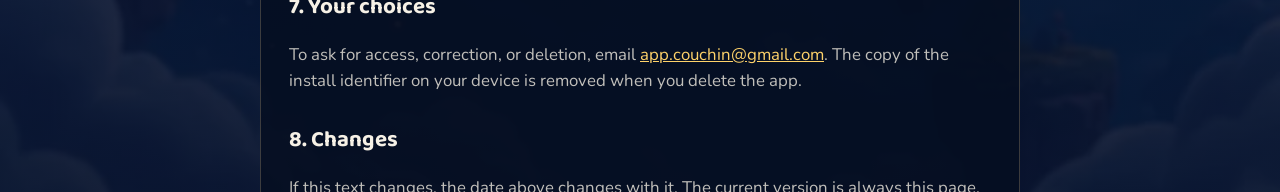
<file: kelime-merdiveni/gizlilik.html>
<!DOCTYPE html>
<html lang="en">
  <head>
    <meta charset="utf-8" />
    <meta http-equiv="refresh" content="0; url=../privacy.html" />
    <link rel="canonical" href="../privacy.html" />
    <title>Privacy policy</title>
  </head>
  <body>
    <p><a href="../privacy.html">Privacy policy</a></p>
  </body>
</html>
</file>
<file: home.css>
:root {
  --ink: #f6f1e6;
  --muted: rgba(246, 241, 230, 0.74);
  --gold: #ffd36a;
  --line: rgba(255, 220, 160, 0.22);
  --glass: rgba(6, 16, 38, 0.72);
  color-scheme: dark;
}

* { box-sizing: border-box; }

body {
  margin: 0;
  min-height: 100vh;
  color: var(--ink);
  font-family: "Nunito", sans-serif;
  background:
    linear-gradient(180deg, rgba(4, 10, 28, 0.45), rgba(4, 10, 28, 0.78)),
    url("kelime-merdiveni/assets/sky.webp") center top / cover no-repeat fixed;
}

.wrap {
  width: min(1100px, calc(100% - 40px));
  margin: 0 auto;
  padding: 28px 0 48px;
}

h1 {
  margin: 0;
  font-family: "Baloo 2", sans-serif;
  font-size: clamp(2.2rem, 4vw, 3.2rem);
}

.lede {
  margin: 6px 0 22px;
  color: var(--muted);
}

.list {
  display: grid;
  grid-template-columns: 1fr;
  gap: 14px;
}

.card {
  display: grid;
  grid-template-columns: 112px 1fr;
  gap: 20px;
  align-items: center;
  text-decoration: none;
  color: inherit;
  width: 100%;
  padding: 18px 22px;
  border-radius: 22px;
  background: var(--glass);
  border: 1px solid var(--line);
  box-shadow: 0 16px 40px rgba(0, 0, 0, 0.28);
}

.card:hover { border-color: var(--gold); }

.card img {
  width: 112px;
  height: 112px;
  border-radius: 22px;
  object-fit: cover;
}

.card h2 {
  margin: 0;
  font-family: "Baloo 2", sans-serif;
  font-size: 1.8rem;
}

.card p {
  margin: 4px 0 0;
  color: var(--muted);
  line-height: 1.35;
}
</file>
<file: bumpzone/site.css>
:root {
  --ink: #f4f7ff;
  --muted: rgba(230, 238, 255, 0.72);
  --gold: #ffd36a;
  --gold-deep: #e39b2d;
  --navy: #071222;
  --glass: rgba(6, 14, 36, 0.68);
  --line: rgba(255, 220, 160, 0.22);
  --shadow: 0 24px 60px rgba(0, 0, 0, 0.35);
  --accent: #5ad0ff;
  color-scheme: dark;
}

* { box-sizing: border-box; }

html { scroll-behavior: smooth; }

body {
  margin: 0;
  min-height: 100vh;
  color: var(--ink);
  font-family: "Nunito", sans-serif;
  background:
    linear-gradient(180deg, rgba(4, 12, 32, 0.72), rgba(4, 10, 28, 0.9)),
    url("assets/arena-banner.jpg") center top / cover no-repeat fixed;
}

a { color: inherit; }

img { max-width: 100%; display: block; }

.nav {
  position: sticky;
  top: 0;
  z-index: 5;
  display: flex;
  align-items: center;
  justify-content: space-between;
  gap: 16px;
  padding: 10px 5vw 0;
  background: linear-gradient(180deg, rgba(4, 10, 28, 0.82), rgba(4, 10, 28, 0));
}

.brand {
  display: flex;
  align-items: center;
  gap: 12px;
  text-decoration: none;
  font-family: "Lilita One", "Baloo 2", sans-serif;
  font-size: 1.35rem;
  letter-spacing: 0.02em;
}

.brand img {
  width: 42px;
  height: 42px;
  border-radius: 12px;
  box-shadow: 0 8px 18px rgba(0, 0, 0, 0.35);
}

.brand .zone { color: var(--gold); }

.nav-link {
  text-decoration: none;
  border: 1px solid var(--line);
  background: rgba(8, 18, 40, 0.45);
  color: var(--gold);
  border-radius: 999px;
  padding: 10px 16px;
  font-weight: 800;
}

.nav-link:hover { background: rgba(255, 211, 106, 0.16); }

.hero {
  display: grid;
  grid-template-columns: 1.1fr 0.9fr;
  gap: 28px;
  align-items: center;
  padding: 12px 5vw 10px;
}

.kicker {
  margin: 0 0 8px;
  letter-spacing: 0.16em;
  text-transform: uppercase;
  font-size: 0.78rem;
  font-weight: 800;
  color: var(--gold);
}

h1 {
  margin: 0;
  font-family: "Lilita One", "Baloo 2", sans-serif;
  font-size: clamp(2.6rem, 5vw, 4.2rem);
  line-height: 0.95;
  letter-spacing: 0.02em;
  text-shadow: 0 10px 30px rgba(0, 0, 0, 0.45);
}

h1 .zone {
  color: var(--gold);
  display: inline-block;
}

.lede {
  max-width: 38rem;
  margin: 12px 0 0;
  font-size: 1.12rem;
  line-height: 1.45;
  color: var(--muted);
}

.stores {
  display: flex;
  flex-wrap: wrap;
  gap: 12px;
  margin-top: 18px;
}

.store {
  display: flex;
  align-items: center;
  gap: 10px;
  min-width: 188px;
  text-decoration: none;
  color: white;
  background: #05070d;
  border: 1px solid rgba(255, 255, 255, 0.18);
  border-radius: 12px;
  padding: 8px 14px 8px 10px;
  box-shadow: var(--shadow);
}

.store:hover { border-color: var(--gold); }

.store small {
  display: block;
  font-size: 0.68rem;
  letter-spacing: 0.04em;
  opacity: 0.8;
}

.store strong {
  display: block;
  font-size: 1.15rem;
  line-height: 1.1;
  font-family: "Lilita One", "Baloo 2", sans-serif;
}

.hero-art {
  position: relative;
  display: grid;
  place-items: center;
  padding: 8px 12px 28px 0;
}

.icon-float {
  width: min(280px, 38vw);
  border-radius: 28%;
  box-shadow: 0 30px 70px rgba(0, 0, 0, 0.45), 0 0 0 1px rgba(255, 220, 160, 0.25);
  animation: float 5.5s ease-in-out infinite;
}

@keyframes float {
  0%, 100% { transform: translateY(0); }
  50% { transform: translateY(-12px); }
}

.section {
  padding: 18px 5vw 28px;
}

.section h2 {
  margin: 0 0 6px;
  font-family: "Lilita One", "Baloo 2", sans-serif;
  font-size: clamp(1.7rem, 3vw, 2.4rem);
  letter-spacing: 0.02em;
}

.section .intro {
  margin: 0 0 16px;
  max-width: 42rem;
  color: var(--muted);
  font-size: 1.02rem;
}

.clips {
  display: grid;
  grid-template-columns: repeat(2, minmax(0, 1fr));
  gap: 14px;
  width: 100%;
}

.clip {
  margin: 0;
  padding: 12px;
  border-radius: 28px;
  background: var(--glass);
  border: 1px solid var(--line);
  box-shadow: var(--shadow);
  backdrop-filter: blur(10px);
  min-width: 0;
}

.clip video {
  width: 100%;
  aspect-ratio: 21 / 9;
  object-fit: cover;
  border-radius: 18px;
  background: #050a16;
  display: block;
}

.clip figcaption {
  padding: 12px 6px 4px;
  font-weight: 800;
}

.clip p {
  margin: 0;
  padding: 0 6px 6px;
  color: var(--muted);
  font-size: 0.95rem;
}

.shots-portrait {
  display: grid;
  grid-template-columns: repeat(3, minmax(0, 1fr));
  gap: 14px;
  align-items: start;
}

.shot {
  margin: 0;
  padding: 12px;
  border-radius: 28px;
  background: var(--glass);
  border: 1px solid var(--line);
  box-shadow: var(--shadow);
  backdrop-filter: blur(10px);
  transition: transform 0.35s ease, border-color 0.25s ease;
}

.shot:hover {
  transform: translateY(-6px);
  border-color: rgba(255, 211, 106, 0.55);
}

.shot img {
  width: 100%;
  border-radius: 18px;
}

.shot figcaption {
  padding: 12px 6px 4px;
  font-weight: 800;
}

.shot p {
  margin: 0;
  padding: 0 6px 6px;
  color: var(--muted);
  font-size: 0.95rem;
}

.shots-landscape {
  display: grid;
  grid-template-columns: 1fr;
  gap: 16px;
}

.shot.landscape {
  padding: 14px;
}

.shot.landscape img {
  width: 100%;
  aspect-ratio: 21 / 9;
  object-fit: cover;
  object-position: center;
  border-radius: 18px;
}

.landscape-grid {
  display: grid;
  grid-template-columns: 1fr 1fr;
  gap: 14px;
}

.landscape-grid .shot.landscape img {
  aspect-ratio: 16 / 9;
}

.steps {
  display: grid;
  grid-template-columns: repeat(3, 1fr);
  gap: 14px;
}

.step {
  padding: 22px 20px 20px;
  border-radius: 22px;
  background: var(--glass);
  border: 1px solid var(--line);
  backdrop-filter: blur(10px);
}

.step span {
  display: inline-grid;
  place-items: center;
  width: 36px;
  height: 36px;
  border-radius: 50%;
  background: var(--gold);
  color: #3a2504;
  font-family: "Lilita One", "Baloo 2", sans-serif;
  font-weight: 400;
}

.step h3 {
  margin: 14px 0 6px;
  font-family: "Lilita One", "Baloo 2", sans-serif;
  font-size: 1.4rem;
}

.step p { margin: 0; color: var(--muted); line-height: 1.45; }

.footer {
  display: flex;
  justify-content: space-between;
  gap: 16px;
  flex-wrap: wrap;
  align-items: center;
  padding: 8px 5vw 24px;
  color: var(--muted);
}

.footer a {
  color: var(--gold);
  font-weight: 800;
}

@media (max-width: 900px) {
  .hero,
  .shots-portrait,
  .steps,
  .landscape-grid,
  .clips {
    grid-template-columns: 1fr;
  }

  .hero { padding-top: 4px; }
  .hero-art { padding: 8px 0 0; }
  .icon-float { width: min(220px, 62vw); }
  .nav { padding-inline: 16px; }
  .section, .footer { padding-inline: 16px; }
  .shot.landscape img { aspect-ratio: 16 / 9; }
}
</file>
<file: kelime-merdiveni/site.css>
:root {
  --ink: #f6f1e6;
  --muted: rgba(246, 241, 230, 0.74);
  --gold: #ffd36a;
  --gold-deep: #e39b2d;
  --navy: #071222;
  --glass: rgba(6, 16, 38, 0.62);
  --line: rgba(255, 220, 160, 0.22);
  --shadow: 0 24px 60px rgba(0, 0, 0, 0.35);
  color-scheme: dark;
}

* { box-sizing: border-box; }

html { scroll-behavior: smooth; }

body {
  margin: 0;
  min-height: 100vh;
  color: var(--ink);
  font-family: "Nunito", sans-serif;
  background:
    linear-gradient(180deg, rgba(4, 10, 28, 0.28), rgba(4, 10, 28, 0.72)),
    url("assets/sky.webp") center top / cover no-repeat fixed;
}

body.legal {
  background:
    linear-gradient(180deg, rgba(4, 10, 28, 0.55), rgba(4, 10, 28, 0.82)),
    url("assets/sky.webp") center top / cover no-repeat fixed;
}

a { color: inherit; }

img { max-width: 100%; display: block; }

.nav {
  position: sticky;
  top: 0;
  z-index: 5;
  display: flex;
  align-items: center;
  justify-content: space-between;
  gap: 16px;
  padding: 10px 5vw 0;
  background: linear-gradient(180deg, rgba(4, 10, 28, 0.72), rgba(4, 10, 28, 0));
}

.brand {
  display: flex;
  align-items: center;
  gap: 12px;
  text-decoration: none;
  font-family: "Baloo 2", sans-serif;
  font-size: 1.25rem;
  font-weight: 700;
}

.brand img {
  width: 42px;
  height: 42px;
  border-radius: 12px;
  box-shadow: 0 8px 18px rgba(0, 0, 0, 0.35);
}

.nav-link {
  text-decoration: none;
  border: 1px solid var(--line);
  background: rgba(8, 18, 40, 0.45);
  color: var(--gold);
  border-radius: 999px;
  padding: 10px 16px;
  font-weight: 800;
}

.nav-link:hover { background: rgba(255, 211, 106, 0.16); }

.hero {
  display: grid;
  grid-template-columns: 1.15fr 0.85fr;
  gap: 28px;
  align-items: center;
  padding: 12px 5vw 8px;
}

.kicker {
  margin: 0 0 8px;
  letter-spacing: 0.16em;
  text-transform: uppercase;
  font-size: 0.78rem;
  font-weight: 800;
  color: var(--gold);
}

h1 {
  margin: 0;
  font-family: "Baloo 2", sans-serif;
  font-size: clamp(2.4rem, 4.6vw, 4rem);
  line-height: 0.98;
  font-weight: 800;
  text-shadow: 0 10px 30px rgba(0, 0, 0, 0.45);
}

.lede {
  max-width: 38rem;
  margin: 10px 0 0;
  font-size: 1.12rem;
  line-height: 1.4;
  color: var(--muted);
}

.stores {
  display: flex;
  flex-wrap: wrap;
  gap: 12px;
  margin-top: 16px;
}

.store {
  display: flex;
  align-items: center;
  gap: 10px;
  min-width: 188px;
  text-decoration: none;
  color: white;
  background: #05070d;
  border: 1px solid rgba(255, 255, 255, 0.18);
  border-radius: 12px;
  padding: 8px 14px 8px 10px;
  box-shadow: var(--shadow);
}

.store:hover { border-color: var(--gold); }

.store small {
  display: block;
  font-size: 0.68rem;
  letter-spacing: 0.04em;
  opacity: 0.8;
}

.store strong {
  display: block;
  font-size: 1.15rem;
  line-height: 1.1;
  font-family: "Baloo 2", sans-serif;
}

.hero-art {
  position: relative;
  display: grid;
  place-items: center;
  padding: 0 28px 36px 0;
}

.icon-float {
  width: min(260px, 34vw);
  border-radius: 28%;
  box-shadow: 0 30px 70px rgba(0, 0, 0, 0.45), 0 0 0 1px rgba(255, 220, 160, 0.25);
  animation: float 5.5s ease-in-out infinite;
}

.phone {
  position: absolute;
  right: 0;
  bottom: 0;
  width: 132px;
  padding: 6px;
  border-radius: 22px;
  background: rgba(8, 14, 28, 0.72);
  border: 1px solid var(--line);
  box-shadow: var(--shadow);
  backdrop-filter: blur(8px);
}

.phone img { border-radius: 20px; }

@keyframes float {
  0%, 100% { transform: translateY(0); }
  50% { transform: translateY(-12px); }
}

.section {
  padding: 18px 5vw 28px;
}

.section h2 {
  margin: 0 0 6px;
  font-family: "Baloo 2", sans-serif;
  font-size: clamp(1.7rem, 3vw, 2.3rem);
}

.section .intro {
  margin: 0 0 14px;
  max-width: 40rem;
  color: var(--muted);
  font-size: 1.02rem;
}

.shots {
  display: grid;
  grid-template-columns: repeat(3, minmax(0, 1fr));
  gap: 14px;
  align-items: start;
}

.shot {
  margin: 0;
  padding: 12px;
  border-radius: 28px;
  background: var(--glass);
  border: 1px solid var(--line);
  box-shadow: var(--shadow);
  backdrop-filter: blur(10px);
}

.shot img {
  width: 100%;
  border-radius: 18px;
}

.shot figcaption {
  padding: 12px 6px 4px;
  font-weight: 800;
}

.shot p {
  margin: 0;
  padding: 0 6px 6px;
  color: var(--muted);
  font-size: 0.95rem;
}

.steps {
  display: grid;
  grid-template-columns: repeat(3, 1fr);
  gap: 14px;
}

.step {
  padding: 22px 20px 20px;
  border-radius: 22px;
  background: var(--glass);
  border: 1px solid var(--line);
  backdrop-filter: blur(10px);
}

.step span {
  display: inline-grid;
  place-items: center;
  width: 36px;
  height: 36px;
  border-radius: 50%;
  background: var(--gold);
  color: #3a2504;
  font-family: "Baloo 2", sans-serif;
  font-weight: 800;
}

.step h3 {
  margin: 14px 0 6px;
  font-family: "Baloo 2", sans-serif;
  font-size: 1.45rem;
}

.step p { margin: 0; color: var(--muted); line-height: 1.45; }

.footer {
  display: flex;
  justify-content: space-between;
  gap: 16px;
  flex-wrap: wrap;
  align-items: center;
  padding: 8px 5vw 24px;
  color: var(--muted);
}

.footer a {
  color: var(--gold);
  font-weight: 800;
}

.legal-wrap {
  width: min(760px, calc(100% - 12vw));
  margin: 12px auto 64px;
  padding: 36px 32px 28px;
  border-radius: 28px;
  background: rgba(6, 14, 32, 0.78);
  border: 1px solid var(--line);
  box-shadow: var(--shadow);
  backdrop-filter: blur(12px);
}

.legal-wrap h1 {
  font-size: clamp(2.2rem, 4vw, 3.4rem);
}

.legal-wrap h2 {
  margin: 28px 0 8px;
  font-family: "Baloo 2", sans-serif;
  font-size: 1.45rem;
}

.legal-wrap p, .legal-wrap li {
  color: var(--muted);
  line-height: 1.55;
  font-size: 1.05rem;
}

.legal-wrap a { color: var(--gold); }

.updated {
  color: var(--gold);
  font-weight: 800;
}

@media (max-width: 900px) {
  .hero, .shots, .steps { grid-template-columns: 1fr; }
  .hero { padding-top: 4px; }
  .hero-art { padding: 8px 0 0; }
  .icon-float { width: min(220px, 62vw); }
  .phone { position: static; width: min(180px, 52vw); margin: 12px auto 0; }
  .nav { padding-inline: 16px; }
  .section, .footer { padding-inline: 16px; }
  .legal-wrap { width: calc(100% - 32px); padding: 24px 18px; }
}
</file>
<file: word-ladder/site.css>
:root {
  --ink: #f6f1e6;
  --muted: rgba(246, 241, 230, 0.74);
  --gold: #ffd36a;
  --gold-deep: #e39b2d;
  --navy: #071222;
  --glass: rgba(6, 16, 38, 0.62);
  --line: rgba(255, 220, 160, 0.22);
  --shadow: 0 24px 60px rgba(0, 0, 0, 0.35);
  color-scheme: dark;
}

* { box-sizing: border-box; }

html { scroll-behavior: smooth; }

body {
  margin: 0;
  min-height: 100vh;
  color: var(--ink);
  font-family: "Nunito", sans-serif;
  background:
    linear-gradient(180deg, rgba(4, 10, 28, 0.28), rgba(4, 10, 28, 0.72)),
    url("assets/sky.webp") center top / cover no-repeat fixed;
}

a { color: inherit; }

img { max-width: 100%; display: block; }

.nav {
  position: sticky;
  top: 0;
  z-index: 5;
  display: flex;
  align-items: center;
  justify-content: space-between;
  gap: 16px;
  padding: 10px 5vw 0;
  background: linear-gradient(180deg, rgba(4, 10, 28, 0.72), rgba(4, 10, 28, 0));
}

.brand {
  display: flex;
  align-items: center;
  gap: 12px;
  text-decoration: none;
  font-family: "Baloo 2", sans-serif;
  font-size: 1.25rem;
  font-weight: 700;
}

.brand img {
  width: 42px;
  height: 42px;
  border-radius: 12px;
  box-shadow: 0 8px 18px rgba(0, 0, 0, 0.35);
}

.nav-link {
  text-decoration: none;
  border: 1px solid var(--line);
  background: rgba(8, 18, 40, 0.45);
  color: var(--gold);
  border-radius: 999px;
  padding: 10px 16px;
  font-weight: 800;
}

.nav-link:hover { background: rgba(255, 211, 106, 0.16); }

.hero {
  display: grid;
  grid-template-columns: 1.1fr 0.9fr;
  gap: 28px;
  align-items: center;
  padding: 12px 5vw 10px;
}

.kicker {
  margin: 0 0 8px;
  letter-spacing: 0.16em;
  text-transform: uppercase;
  font-size: 0.78rem;
  font-weight: 800;
  color: var(--gold);
}

h1 {
  margin: 0;
  font-family: "Baloo 2", sans-serif;
  font-size: clamp(2.4rem, 4.6vw, 4rem);
  line-height: 0.98;
  font-weight: 800;
  text-shadow: 0 10px 30px rgba(0, 0, 0, 0.45);
}

.lede {
  max-width: 42rem;
  margin: 10px 0 0;
  font-size: 1.12rem;
  line-height: 1.4;
  color: var(--muted);
}

.stores {
  display: flex;
  flex-wrap: wrap;
  gap: 12px;
  margin-top: 16px;
}

.store {
  display: flex;
  align-items: center;
  gap: 10px;
  min-width: 188px;
  text-decoration: none;
  color: white;
  background: #05070d;
  border: 1px solid rgba(255, 255, 255, 0.18);
  border-radius: 12px;
  padding: 8px 14px 8px 10px;
  box-shadow: var(--shadow);
}

.store:hover { border-color: var(--gold); }

.store small {
  display: block;
  font-size: 0.68rem;
  letter-spacing: 0.04em;
  opacity: 0.8;
}

.store strong {
  display: block;
  font-size: 1.15rem;
  line-height: 1.1;
  font-family: "Baloo 2", sans-serif;
}

.hero-art {
  position: relative;
  display: grid;
  place-items: center;
  padding: 8px 12px 28px 0;
}

.icon-float {
  width: min(280px, 38vw);
  border-radius: 28%;
  box-shadow: 0 30px 70px rgba(0, 0, 0, 0.45), 0 0 0 1px rgba(255, 220, 160, 0.25);
  animation: float 5.5s ease-in-out infinite;
}

@keyframes float {
  0%, 100% { transform: translateY(0); }
  50% { transform: translateY(-12px); }
}

/* Video left + shots right */
.media-split {
  display: grid;
  grid-template-columns: minmax(220px, 0.78fr) 1.22fr;
  gap: 18px;
  align-items: start;
  padding: 10px 5vw 8px;
}

.demo {
  margin: 0;
  padding: 12px;
  border-radius: 28px;
  background: var(--glass);
  border: 1px solid var(--line);
  box-shadow: var(--shadow);
  backdrop-filter: blur(10px);
  position: sticky;
  top: 72px;
}

.demo .phone {
  margin: 0 auto;
  width: min(100%, 320px);
  padding: 8px;
  border-radius: 28px;
  background: rgba(8, 14, 28, 0.72);
  border: 1px solid var(--line);
}

.demo video {
  width: 100%;
  aspect-ratio: 9 / 16;
  object-fit: cover;
  border-radius: 22px;
  background: #050a16;
  display: block;
}

.demo figcaption {
  padding: 12px 6px 4px;
  font-weight: 800;
}

.demo p {
  margin: 0;
  padding: 0 6px 6px;
  color: var(--muted);
  font-size: 0.95rem;
}

.shot-side {
  display: grid;
  grid-template-columns: repeat(2, minmax(0, 1fr));
  gap: 14px;
  align-items: start;
}

.section {
  padding: 18px 5vw 28px;
}

.section h2 {
  margin: 0 0 6px;
  font-family: "Baloo 2", sans-serif;
  font-size: clamp(1.7rem, 3vw, 2.3rem);
}

.section .intro {
  margin: 0 0 14px;
  max-width: 40rem;
  color: var(--muted);
  font-size: 1.02rem;
}

.shots {
  display: grid;
  grid-template-columns: repeat(4, minmax(0, 1fr));
  gap: 14px;
  align-items: start;
}

.shot {
  margin: 0;
  padding: 12px;
  border-radius: 28px;
  background: var(--glass);
  border: 1px solid var(--line);
  box-shadow: var(--shadow);
  backdrop-filter: blur(10px);
  transition: transform 0.35s ease, border-color 0.25s ease;
}

.shot:hover {
  transform: translateY(-6px);
  border-color: rgba(255, 211, 106, 0.55);
}

.shot img {
  width: 100%;
  border-radius: 18px;
}

.shot figcaption {
  padding: 12px 6px 4px;
  font-weight: 800;
}

.shot p {
  margin: 0;
  padding: 0 6px 6px;
  color: var(--muted);
  font-size: 0.95rem;
}

.steps {
  display: grid;
  grid-template-columns: repeat(3, 1fr);
  gap: 14px;
}

.step {
  padding: 22px 20px 20px;
  border-radius: 22px;
  background: var(--glass);
  border: 1px solid var(--line);
  backdrop-filter: blur(10px);
}

.step span {
  display: inline-grid;
  place-items: center;
  width: 36px;
  height: 36px;
  border-radius: 50%;
  background: var(--gold);
  color: #3a2504;
  font-family: "Baloo 2", sans-serif;
  font-weight: 800;
}

.step h3 {
  margin: 14px 0 6px;
  font-family: "Baloo 2", sans-serif;
  font-size: 1.45rem;
}

.step p { margin: 0; color: var(--muted); line-height: 1.45; }

.footer {
  display: flex;
  justify-content: space-between;
  gap: 16px;
  flex-wrap: wrap;
  align-items: center;
  padding: 8px 5vw 24px;
  color: var(--muted);
}

.footer a {
  color: var(--gold);
  font-weight: 800;
}

@media (max-width: 980px) {
  .hero,
  .media-split,
  .shot-side,
  .shots,
  .steps {
    grid-template-columns: 1fr;
  }

  .hero { padding-top: 4px; }
  .hero-art { padding: 8px 0 0; }
  .icon-float { width: min(220px, 62vw); }
  .demo { position: static; }
  .demo .phone { width: min(280px, 70vw); }
  .nav { padding-inline: 16px; }
  .hero, .media-split, .section, .footer { padding-inline: 16px; }
  .shots { grid-template-columns: repeat(2, minmax(0, 1fr)); }
}

@media (max-width: 560px) {
  .shots { grid-template-columns: 1fr; }
}
</file>
<file: privacy.css>
:root {
  --ink: #f6f1e6;
  --muted: rgba(246, 241, 230, 0.78);
  --gold: #ffd36a;
  --line: rgba(255, 220, 160, 0.22);
  color-scheme: dark;
}

* { box-sizing: border-box; }

body {
  margin: 0;
  min-height: 100vh;
  color: var(--ink);
  font-family: "Nunito", sans-serif;
  background:
    linear-gradient(180deg, rgba(4, 10, 28, 0.62), rgba(4, 10, 28, 0.86)),
    url("kelime-merdiveni/assets/sky.webp") center top / cover no-repeat fixed;
}

a { color: var(--gold); }

.nav {
  display: flex;
  justify-content: flex-end;
  padding: 16px 6vw 0;
}

.nav a {
  text-decoration: none;
  border: 1px solid var(--line);
  border-radius: 999px;
  padding: 8px 14px;
  font-weight: 800;
}

.sheet {
  width: min(760px, calc(100% - 32px));
  margin: 16px auto 56px;
  padding: 32px 28px 24px;
  border-radius: 28px;
  background: rgba(6, 14, 32, 0.82);
  border: 1px solid var(--line);
}

h1 {
  margin: 0;
  font-family: "Baloo 2", sans-serif;
  font-size: clamp(2.2rem, 4vw, 3.2rem);
}

h2 {
  margin: 28px 0 8px;
  font-family: "Baloo 2", sans-serif;
  font-size: 1.4rem;
}

p, li {
  color: var(--muted);
  line-height: 1.55;
  font-size: 1.05rem;
}

.updated {
  color: var(--gold);
  font-weight: 800;
}
</file>
